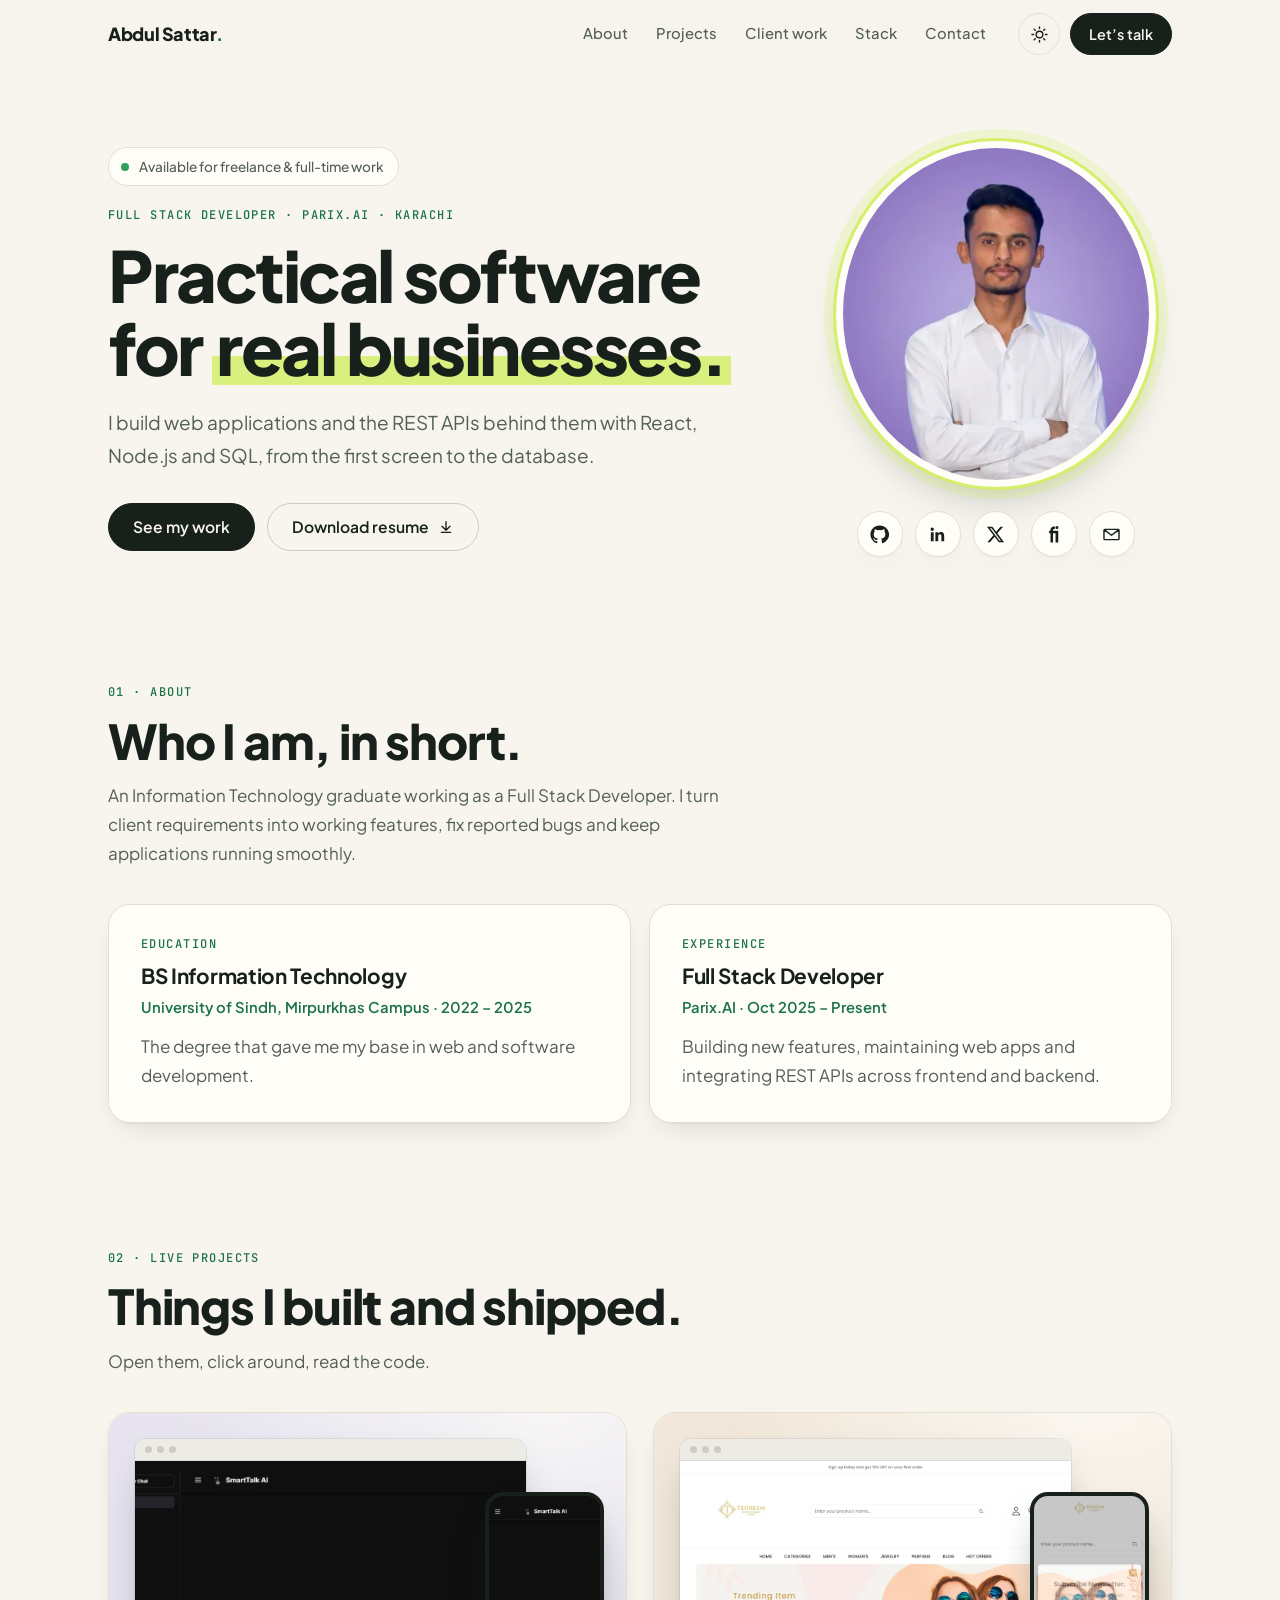
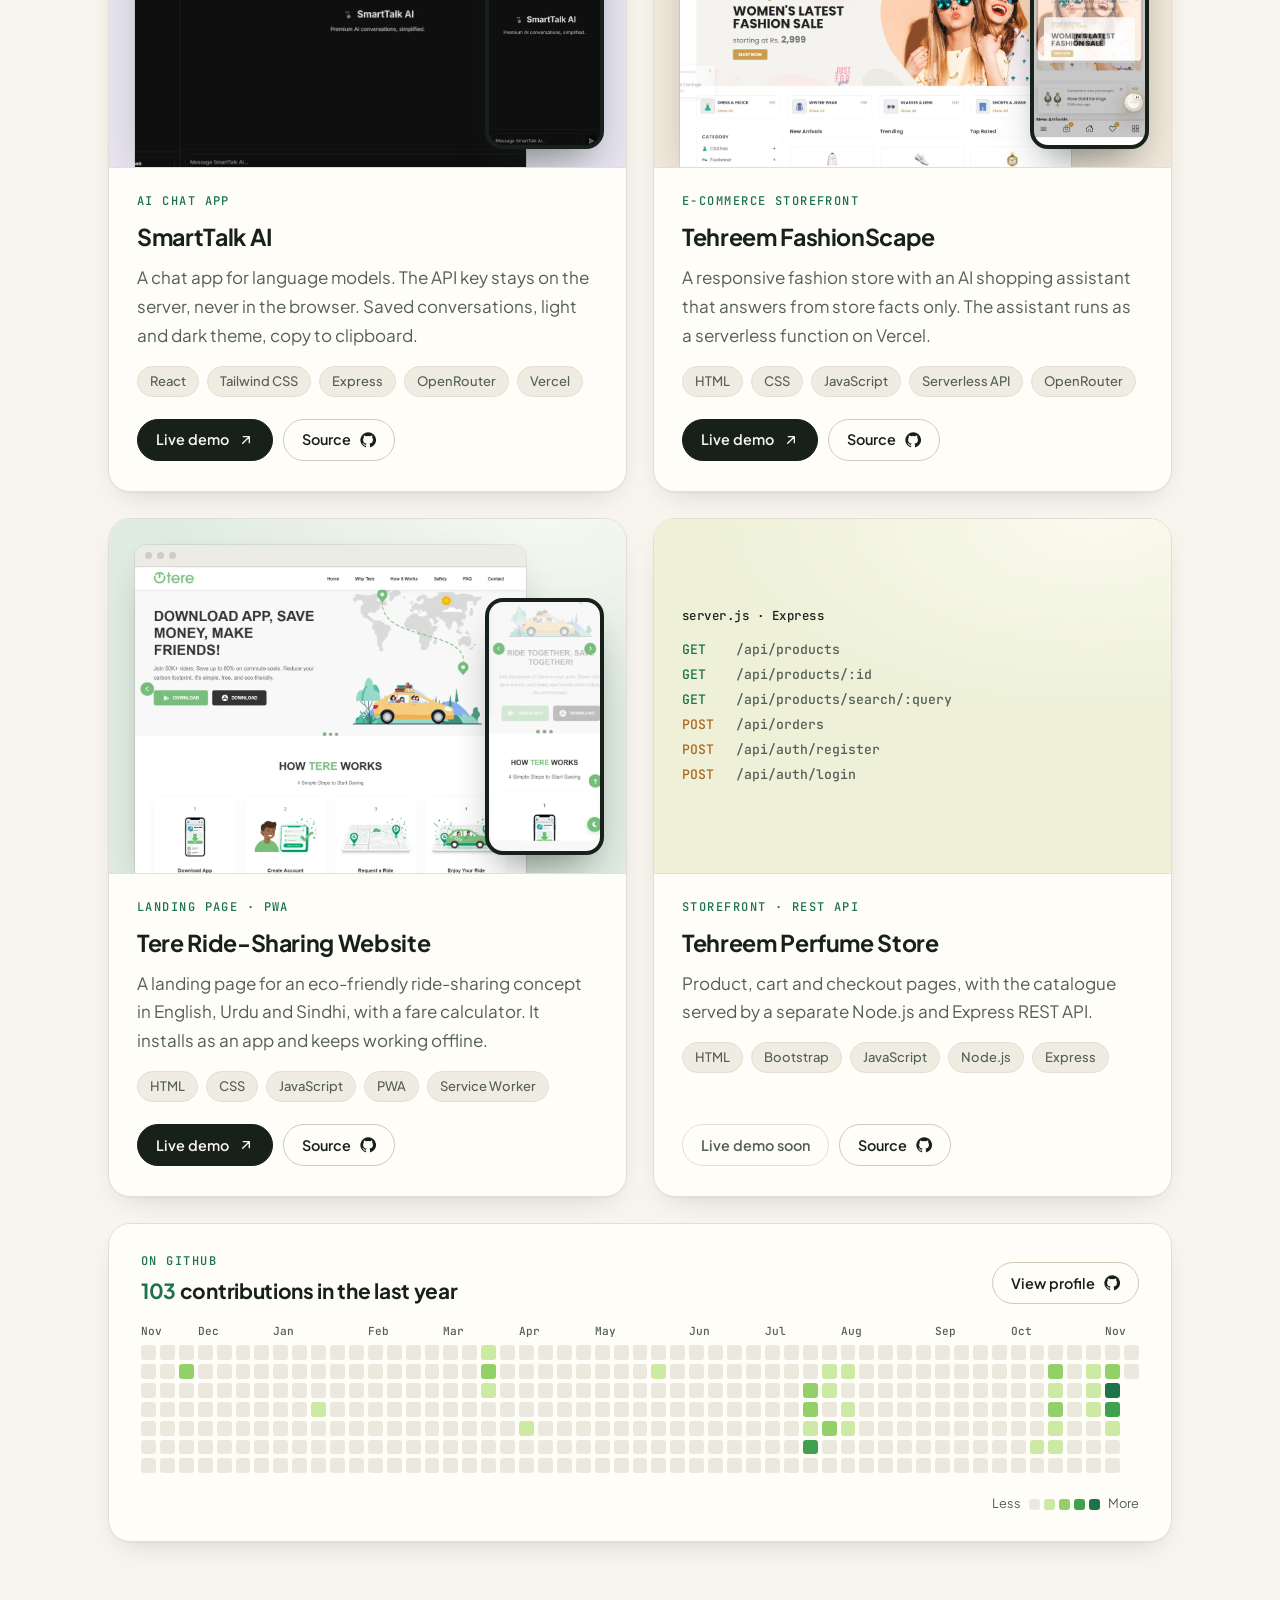
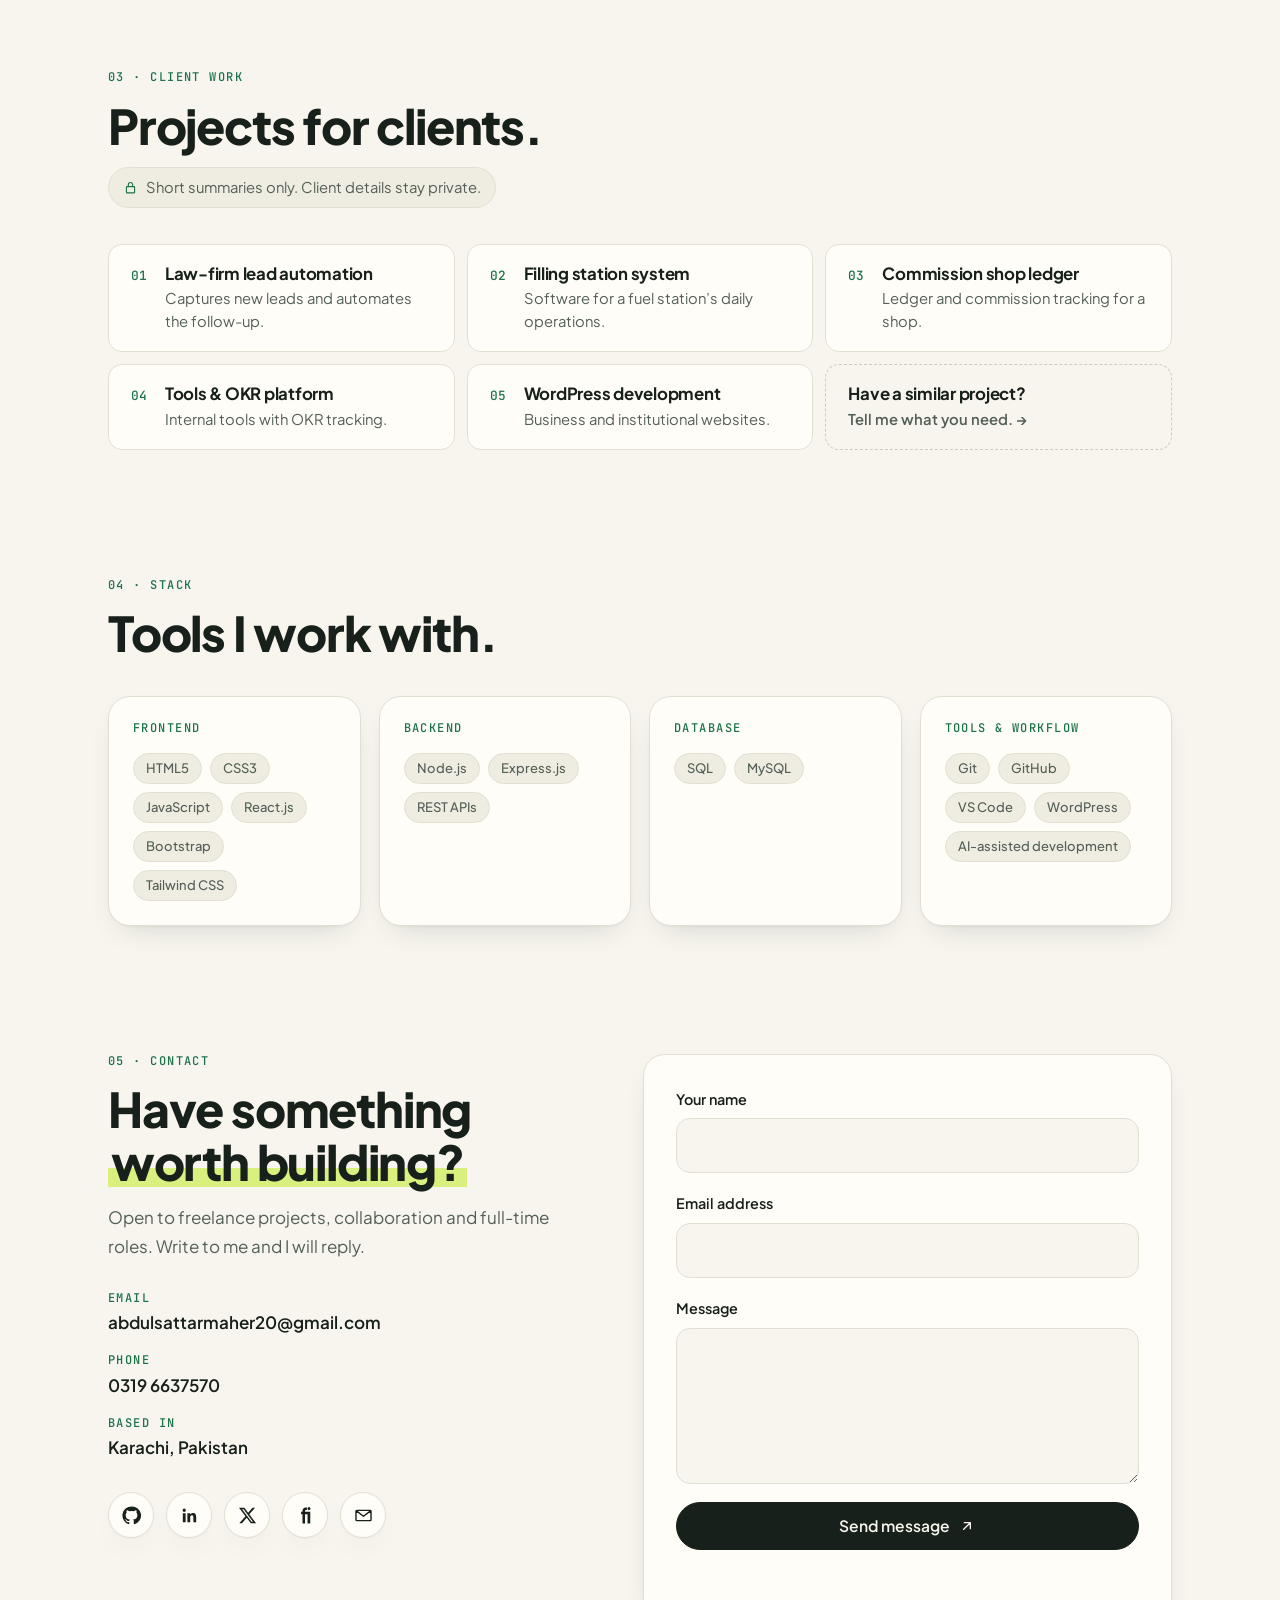
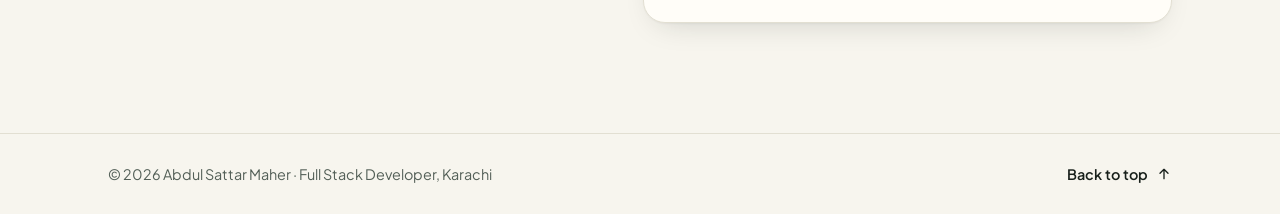
<file: index.html>
<!doctype html>
<html lang="en">
  <head>
    <meta charset="utf-8">
    <meta name="viewport" content="width=device-width, initial-scale=1, viewport-fit=cover">
    <title>Abdul Sattar Maher — Full Stack Developer</title>
    <meta name="description" content="Abdul Sattar Maher, Full Stack Developer at Parix.AI in Karachi. I build web applications and the REST APIs behind them with React, Node.js and SQL.">
    <meta name="author" content="Abdul Sattar Maher">
    <meta name="theme-color" content="#f7f5ee" media="(prefers-color-scheme: light)">
    <meta name="theme-color" content="#1b231e" media="(prefers-color-scheme: dark)">

    <!-- Site address (used for link previews). Change all 4 if the domain changes. -->
    <link rel="canonical" href="https://abdulsattarmaher.vercel.app/">
    <meta property="og:type" content="website">
    <meta property="og:url" content="https://abdulsattarmaher.vercel.app/">
    <meta property="og:title" content="Abdul Sattar Maher — Full Stack Developer">
    <meta property="og:description" content="Web applications and the REST APIs behind them, built with React, Node.js and SQL. Live projects, client work and contact.">
    <meta property="og:image" content="https://abdulsattarmaher.vercel.app/og-image.png">
    <meta property="og:image:width" content="1200">
    <meta property="og:image:height" content="630">
    <meta property="og:image:alt" content="Abdul Sattar Maher, Full Stack Developer">
    <meta name="twitter:card" content="summary_large_image">
    <meta name="twitter:site" content="@AbdulSattarMahe">
    <meta name="twitter:image" content="https://abdulsattarmaher.vercel.app/og-image.png">
    <link rel="icon" type="image/svg+xml" href="favicon.svg">

    <!-- Apply the saved theme before first paint, so there is no flash -->
    <script>
      document.documentElement.classList.add("js");
      try { var t = localStorage.getItem("theme"); if (t === "light" || t === "dark") document.documentElement.dataset.theme = t; } catch (e) {}
      // If script.js fails to load or errors, drop the hidden "reveal" state so all content shows
      setTimeout(function () { if (!window.__portfolioReady) document.documentElement.classList.remove("js"); }, 3000);
    </script>

    <link rel="preconnect" href="https://fonts.googleapis.com">
    <link rel="preconnect" href="https://fonts.gstatic.com" crossorigin>
    <link rel="stylesheet" href="https://fonts.googleapis.com/css2?family=JetBrains+Mono:wght@500&family=Plus+Jakarta+Sans:wght@400;500;600;700;800&display=swap">
    <link rel="preload" as="image" type="image/webp" href="abdulsattarmaher-400.webp" imagesrcset="abdulsattarmaher-400.webp 400w, abdulsattarmaher-680.webp 680w" imagesizes="(max-width: 860px) 260px, 320px">
    <link rel="stylesheet" href="styles.css">
    <script src="script.js" defer></script>

    <script type="application/ld+json">
      {
        "@context": "https://schema.org",
        "@type": "Person",
        "name": "Abdul Sattar Maher",
        "jobTitle": "Full Stack Developer",
        "worksFor": { "@type": "Organization", "name": "Parix.AI" },
        "alumniOf": { "@type": "CollegeOrUniversity", "name": "University of Sindh, Mirpurkhas Campus" },
        "address": { "@type": "PostalAddress", "addressLocality": "Karachi", "addressCountry": "PK" },
        "email": "mailto:abdulsattarmaher20@gmail.com",
        "sameAs": [
          "https://github.com/Abdulsattar02",
          "https://www.linkedin.com/in/abdul-sattar-1321a5242/",
          "https://x.com/AbdulSattarMahe",
          "https://www.fiverr.com/abdulsattar955"
        ]
      }
    </script>
  </head>

  <body>
    <a class="skip-link" href="#main">Skip to content</a>

    <!-- SVG icons, defined once and reused with <use> -->
    <svg width="0" height="0" class="sr-only" aria-hidden="true" focusable="false">
      <symbol id="i-github" viewBox="0 0 24 24"><path fill="currentColor" d="M12 .5a11.5 11.5 0 0 0-3.64 22.41c.58.1.79-.25.79-.56v-2c-3.2.7-3.88-1.37-3.88-1.37-.52-1.33-1.28-1.69-1.28-1.69-1.05-.71.08-.7.08-.7 1.16.08 1.77 1.19 1.77 1.19 1.03 1.77 2.7 1.26 3.36.96.1-.75.4-1.26.73-1.55-2.55-.29-5.24-1.28-5.24-5.68 0-1.26.45-2.28 1.19-3.09-.12-.29-.52-1.46.11-3.05 0 0 .97-.31 3.17 1.18a11 11 0 0 1 5.77 0c2.2-1.49 3.17-1.18 3.17-1.18.63 1.59.23 2.76.11 3.05.74.81 1.19 1.83 1.19 3.09 0 4.41-2.69 5.38-5.26 5.67.41.36.78 1.06.78 2.14v3.17c0 .31.21.67.8.56A11.5 11.5 0 0 0 12 .5Z"/></symbol>
      <symbol id="i-linkedin" viewBox="0 0 24 24"><path fill="currentColor" d="M20.45 20.45h-3.56v-5.57c0-1.33-.02-3.04-1.85-3.04-1.86 0-2.14 1.45-2.14 2.94v5.67H9.35V9h3.41v1.56h.05c.48-.9 1.64-1.85 3.37-1.85 3.6 0 4.27 2.37 4.27 5.46v6.28ZM5.34 7.43a2.06 2.06 0 1 1 0-4.13 2.06 2.06 0 0 1 0 4.13ZM7.12 20.45H3.56V9h3.56v11.45Z"/></symbol>
      <symbol id="i-x" viewBox="0 0 24 24"><path fill="currentColor" d="M18.24 2.25h3.31l-7.23 8.26 8.5 11.24h-6.65l-5.21-6.82-5.97 6.82H1.68l7.73-8.84L1.25 2.25h6.83l4.71 6.23 5.45-6.23Zm-1.16 17.52h1.83L7.08 4.13H5.12l11.96 15.64Z"/></symbol>
      <symbol id="i-fiverr" viewBox="0 0 24 24"><path fill="currentColor" d="M13.6 7.2h-2.2V6.5c0-.86.6-1.37 1.37-1.37h1.04V2h-1.3C9.9 2 8.2 3.66 8.2 6.33v.87H6.4v3.08h1.8V22h3.2V10.28h3.2V22H18V7.2h-4.4Zm2.8-2.13a1.9 1.9 0 1 0 0-3.8 1.9 1.9 0 0 0 0 3.8Z"/></symbol>
      <symbol id="i-mail" viewBox="0 0 24 24"><path fill="none" stroke="currentColor" stroke-width="1.8" stroke-linecap="round" stroke-linejoin="round" d="M3.5 5.5h17a1 1 0 0 1 1 1v11a1 1 0 0 1-1 1h-17a1 1 0 0 1-1-1v-11a1 1 0 0 1 1-1Zm0 1 8.5 6.5 8.5-6.5"/></symbol>
      <symbol id="i-sun" viewBox="0 0 24 24"><g fill="none" stroke="currentColor" stroke-width="1.8" stroke-linecap="round"><circle cx="12" cy="12" r="4.2"/><path d="M12 2.5v2M12 19.5v2M2.5 12h2M19.5 12h2M5.3 5.3l1.4 1.4M17.3 17.3l1.4 1.4M5.3 18.7l1.4-1.4M17.3 6.7l1.4-1.4"/></g></symbol>
      <symbol id="i-moon" viewBox="0 0 24 24"><path fill="none" stroke="currentColor" stroke-width="1.8" stroke-linejoin="round" d="M20 14.6A8.5 8.5 0 0 1 9.4 4a8.5 8.5 0 1 0 10.6 10.6Z"/></symbol>
      <symbol id="i-arrow" viewBox="0 0 24 24"><path fill="none" stroke="currentColor" stroke-width="2" stroke-linecap="round" stroke-linejoin="round" d="M7 17 17 7M8 7h9v9"/></symbol>
      <symbol id="i-down" viewBox="0 0 24 24"><path fill="none" stroke="currentColor" stroke-width="2" stroke-linecap="round" stroke-linejoin="round" d="M12 4v13m-6-6 6 6 6-6M5 20h14"/></symbol>
      <symbol id="i-up" viewBox="0 0 24 24"><path fill="none" stroke="currentColor" stroke-width="2" stroke-linecap="round" stroke-linejoin="round" d="M12 19V5m-6 6 6-6 6 6"/></symbol>
      <symbol id="i-lock" viewBox="0 0 24 24"><path fill="none" stroke="currentColor" stroke-width="1.8" stroke-linecap="round" stroke-linejoin="round" d="M6.5 10.5h11a1 1 0 0 1 1 1v8a1 1 0 0 1-1 1h-11a1 1 0 0 1-1-1v-8a1 1 0 0 1 1-1Zm2-0V7.5a3.5 3.5 0 0 1 7 0v3"/></symbol>
    </svg>

    <!-- ============ NAV ============ -->
    <header class="site-header">
      <nav class="nav wrap" aria-label="Main">
        <a class="logo" href="#top" aria-label="Abdul Sattar Maher, back to top">Abdul Sattar<span class="logo-dot">.</span></a>

        <ul class="nav-links" id="nav-links">
          <li><a href="#about">About</a></li>
          <li><a href="#projects">Projects</a></li>
          <li><a href="#client-work">Client work</a></li>
          <li><a href="#stack">Stack</a></li>
          <li><a href="#contact">Contact</a></li>
        </ul>

        <div class="nav-actions">
          <button class="icon-toggle" id="theme-toggle" type="button" aria-label="Switch to dark theme">
            <svg class="icon-sun" aria-hidden="true"><use href="#i-sun"/></svg>
            <svg class="icon-moon" aria-hidden="true"><use href="#i-moon"/></svg>
          </button>
          <a class="btn btn-ink btn-sm nav-cta" href="#contact">Let’s talk</a>
          <button class="menu-toggle" id="menu-toggle" type="button" aria-label="Open menu" aria-expanded="false" aria-controls="nav-links">
            <span></span><span></span>
          </button>
        </div>
      </nav>
    </header>

    <main id="main">
      <!-- ============ HERO ============ -->
      <section class="hero wrap" id="top" aria-labelledby="hero-title">
        <div class="hero-copy">
          <!-- OPTIONAL: delete this <p> if you are not looking for work right now -->
          <p class="badge reveal"><span class="badge-dot" aria-hidden="true"></span>Available for freelance &amp; full-time work</p>

          <p class="eyebrow reveal" style="--i:1">Full Stack Developer · Parix.AI · Karachi</p>
          <h1 id="hero-title" class="reveal" style="--i:2">Practical software for <span class="hl">real businesses.</span></h1>
          <p class="lede reveal" style="--i:3">
            I build web applications and the REST APIs behind them with React, Node.js and SQL,
            from the first screen to the database.
          </p>
          <div class="actions reveal" style="--i:4">
            <a class="btn btn-ink" href="#projects">See my work</a>
            <a class="btn btn-line" href="Abdul_Sattar_Maher_CV.pdf" download="Abdul_Sattar_Maher_CV.pdf" type="application/pdf">
              Download resume <svg class="btn-icon" aria-hidden="true"><use href="#i-down"/></svg>
            </a>
          </div>
        </div>

        <!-- Nothing is layered over the photo, so the face is always clear -->
        <div class="hero-photo reveal" style="--i:2">
          <div class="portrait">
            <picture>
              <source type="image/webp" srcset="abdulsattarmaher-400.webp 400w, abdulsattarmaher-680.webp 680w" sizes="(max-width: 860px) 260px, 320px">
              <img src="abdulsattarmaher.jpg" width="811" height="879" alt="Portrait of Abdul Sattar Maher" fetchpriority="high" decoding="async">
            </picture>
          </div>

          <ul class="socials" aria-label="Find me online">
            <li><a href="https://github.com/Abdulsattar02" target="_blank" rel="noopener noreferrer" aria-label="GitHub (opens in a new tab)" title="GitHub"><svg aria-hidden="true"><use href="#i-github"/></svg></a></li>
            <li><a href="https://www.linkedin.com/in/abdul-sattar-1321a5242/" target="_blank" rel="noopener noreferrer" aria-label="LinkedIn (opens in a new tab)" title="LinkedIn"><svg aria-hidden="true"><use href="#i-linkedin"/></svg></a></li>
            <li><a href="https://x.com/AbdulSattarMahe" target="_blank" rel="noopener noreferrer" aria-label="X (opens in a new tab)" title="X"><svg aria-hidden="true"><use href="#i-x"/></svg></a></li>
            <li><a href="https://www.fiverr.com/abdulsattar955" target="_blank" rel="noopener noreferrer" aria-label="Fiverr (opens in a new tab)" title="Fiverr"><svg aria-hidden="true"><use href="#i-fiverr"/></svg></a></li>
            <li><a href="mailto:abdulsattarmaher20@gmail.com" aria-label="Email abdulsattarmaher20@gmail.com" title="Email"><svg aria-hidden="true"><use href="#i-mail"/></svg></a></li>
          </ul>
        </div>
      </section>

      <!-- ============ ABOUT + QUALIFICATION ============ -->
      <section class="section wrap" id="about" aria-labelledby="about-title">
        <div class="section-head">
          <p class="eyebrow reveal">01 · About</p>
          <h2 id="about-title" class="reveal" style="--i:1">Who I am, in short.</h2>
          <p class="section-sub reveal" style="--i:2">
            An Information Technology graduate working as a Full Stack Developer. I turn client
            requirements into working features, fix reported bugs and keep applications running smoothly.
          </p>
        </div>

        <div class="qual-grid">
          <article class="card qual reveal" aria-labelledby="edu-title">
            <p class="label">Education</p>
            <h3 id="edu-title">BS Information Technology</h3>
            <p class="meta">University of Sindh, Mirpurkhas Campus · 2022 – 2025</p>
            <p>The degree that gave me my base in web and software development.</p>
          </article>
          <article class="card qual reveal" style="--i:1" aria-labelledby="exp-title">
            <p class="label">Experience</p>
            <h3 id="exp-title">Full Stack Developer</h3>
            <p class="meta">Parix.AI · Oct 2025 – Present</p>
            <p>Building new features, maintaining web apps and integrating REST APIs across frontend and backend.</p>
          </article>
        </div>
      </section>

      <!-- ============ LIVE PROJECTS ============ -->
      <section class="section wrap" id="projects" aria-labelledby="projects-title">
        <div class="section-head">
          <p class="eyebrow reveal">02 · Live projects</p>
          <h2 id="projects-title" class="reveal" style="--i:1">Things I built and shipped.</h2>
          <p class="section-sub reveal" style="--i:2">Open them, click around, read the code.</p>
        </div>

        <div class="project-grid">
          <!-- SmartTalk AI -->
          <article class="card project reveal" aria-labelledby="p1-title">
            <a class="project-media" style="--tint:var(--tint-1)" href="https://smart-talk-ai-brown.vercel.app/" target="_blank" rel="noopener noreferrer" tabindex="-1" aria-hidden="true">
              <span class="shot-desk"><span class="shot-bar"><i></i><i></i><i></i></span><img src="assets/projects/smarttalk-desktop.webp" width="1100" height="688" alt="" loading="lazy" decoding="async"></span>
              <span class="shot-phone"><img src="assets/projects/smarttalk-mobile.webp" width="340" height="736" alt="" loading="lazy" decoding="async"></span>
            </a>
            <div class="project-body">
              <p class="label">AI chat app</p>
              <h3 id="p1-title">SmartTalk AI</h3>
              <p>A chat app for language models. The API key stays on the server, never in the browser. Saved conversations, light and dark theme, copy to clipboard.</p>
              <ul class="tags" aria-label="Built with">
                <li>React</li><li>Tailwind CSS</li><li>Express</li><li>OpenRouter</li><li>Vercel</li>
              </ul>
              <div class="project-links">
                <a class="btn btn-ink btn-sm" href="https://smart-talk-ai-brown.vercel.app/" target="_blank" rel="noopener noreferrer">Live demo <svg class="btn-icon" aria-hidden="true"><use href="#i-arrow"/></svg><span class="sr-only">of SmartTalk AI (opens in a new tab)</span></a>
                <a class="btn btn-line btn-sm" href="https://github.com/Abdulsattar02/SmartTalkAI" target="_blank" rel="noopener noreferrer">Source <svg class="btn-icon" aria-hidden="true"><use href="#i-github"/></svg><span class="sr-only">code of SmartTalk AI (opens in a new tab)</span></a>
              </div>
            </div>
          </article>

          <!-- Tehreem FashionScape -->
          <article class="card project reveal" style="--i:1" aria-labelledby="p2-title">
            <a class="project-media" style="--tint:var(--tint-2)" href="https://tehreem-fashionscape-e-commerce.vercel.app/" target="_blank" rel="noopener noreferrer" tabindex="-1" aria-hidden="true">
              <span class="shot-desk is-tall"><span class="shot-bar"><i></i><i></i><i></i></span><img src="assets/projects/fashion-desktop.webp" width="1100" height="1910" alt="" loading="lazy" decoding="async"></span>
              <span class="shot-phone"><img src="assets/projects/fashion-mobile.webp" width="340" height="736" alt="" loading="lazy" decoding="async"></span>
            </a>
            <div class="project-body">
              <p class="label">E-commerce storefront</p>
              <h3 id="p2-title">Tehreem FashionScape</h3>
              <p>A responsive fashion store with an AI shopping assistant that answers from store facts only. The assistant runs as a serverless function on Vercel.</p>
              <ul class="tags" aria-label="Built with">
                <li>HTML</li><li>CSS</li><li>JavaScript</li><li>Serverless API</li><li>OpenRouter</li>
              </ul>
              <div class="project-links">
                <a class="btn btn-ink btn-sm" href="https://tehreem-fashionscape-e-commerce.vercel.app/" target="_blank" rel="noopener noreferrer">Live demo <svg class="btn-icon" aria-hidden="true"><use href="#i-arrow"/></svg><span class="sr-only">of Tehreem FashionScape (opens in a new tab)</span></a>
                <a class="btn btn-line btn-sm" href="https://github.com/Abdulsattar02/tehreem-fashionscape-e-commerce" target="_blank" rel="noopener noreferrer">Source <svg class="btn-icon" aria-hidden="true"><use href="#i-github"/></svg><span class="sr-only">code of Tehreem FashionScape (opens in a new tab)</span></a>
              </div>
            </div>
          </article>

          <!-- Tere -->
          <article class="card project reveal" aria-labelledby="p3-title">
            <a class="project-media" style="--tint:var(--tint-3)" href="https://tereweb1.vercel.app/" target="_blank" rel="noopener noreferrer" tabindex="-1" aria-hidden="true">
              <span class="shot-desk is-tall"><span class="shot-bar"><i></i><i></i><i></i></span><img src="assets/projects/tere-desktop.webp" width="1100" height="1795" alt="" loading="lazy" decoding="async"></span>
              <span class="shot-phone"><img src="assets/projects/tere-mobile.webp" width="340" height="736" alt="" loading="lazy" decoding="async"></span>
            </a>
            <div class="project-body">
              <p class="label">Landing page · PWA</p>
              <h3 id="p3-title">Tere Ride-Sharing Website</h3>
              <p>A landing page for an eco-friendly ride-sharing concept in English, Urdu and Sindhi, with a fare calculator. It installs as an app and keeps working offline.</p>
              <ul class="tags" aria-label="Built with">
                <li>HTML</li><li>CSS</li><li>JavaScript</li><li>PWA</li><li>Service Worker</li>
              </ul>
              <div class="project-links">
                <a class="btn btn-ink btn-sm" href="https://tereweb1.vercel.app/" target="_blank" rel="noopener noreferrer">Live demo <svg class="btn-icon" aria-hidden="true"><use href="#i-arrow"/></svg><span class="sr-only">of Tere Ride-Sharing Website (opens in a new tab)</span></a>
                <a class="btn btn-line btn-sm" href="https://github.com/Abdulsattar02/tereweb1" target="_blank" rel="noopener noreferrer">Source <svg class="btn-icon" aria-hidden="true"><use href="#i-github"/></svg><span class="sr-only">code of Tere Ride-Sharing Website (opens in a new tab)</span></a>
              </div>
            </div>
          </article>

          <!-- Tehreem Perfume Store -->
          <article class="card project reveal" style="--i:1" aria-labelledby="p4-title">
            <!-- No screenshot yet: this panel shows the store's real API routes instead.
                 [PLACEHOLDER] once it is deployed, you can swap this <div> for an <a class="project-media"> with a screenshot -->
            <div class="project-media api-panel" style="--tint:var(--tint-4)" aria-hidden="true">
              <p class="api-file">server.js · Express</p>
              <ul>
                <li><b>GET</b> /api/products</li>
                <li><b>GET</b> /api/products/:id</li>
                <li><b>GET</b> /api/products/search/:query</li>
                <li><b class="post">POST</b> /api/orders</li>
                <li><b class="post">POST</b> /api/auth/register</li>
                <li><b class="post">POST</b> /api/auth/login</li>
              </ul>
            </div>
            <div class="project-body">
              <p class="label">Storefront · REST API</p>
              <h3 id="p4-title">Tehreem Perfume Store</h3>
              <p>Product, cart and checkout pages, with the catalogue served by a separate Node.js and Express REST API.</p>
              <ul class="tags" aria-label="Built with">
                <li>HTML</li><li>Bootstrap</li><li>JavaScript</li><li>Node.js</li><li>Express</li>
              </ul>
              <div class="project-links">
                <!-- [PLACEHOLDER] live link: replace this <span> with
                     <a class="btn btn-ink btn-sm" href="YOUR-LIVE-URL" target="_blank" rel="noopener noreferrer">Live demo …</a> -->
                <span class="btn btn-sm btn-muted" aria-disabled="true">Live demo soon</span>
                <a class="btn btn-line btn-sm" href="https://github.com/Abdulsattar02/tehreem-perfume-store" target="_blank" rel="noopener noreferrer">Source <svg class="btn-icon" aria-hidden="true"><use href="#i-github"/></svg><span class="sr-only">code of Tehreem Perfume Store (opens in a new tab)</span></a>
              </div>
            </div>
          </article>
        </div>
        <!-- GitHub activity: snapshot from github.com/Abdulsattar02 (2026-11-09); script.js refreshes it live -->
        <div class="card gh reveal" id="gh-activity">
          <div class="gh-head">
            <div>
              <p class="label">On GitHub</p>
              <h3><span id="gh-total">103</span> contributions in the last year</h3>
            </div>
            <a class="btn btn-line btn-sm" href="https://github.com/Abdulsattar02" target="_blank" rel="noopener noreferrer">View profile <svg class="btn-icon" aria-hidden="true"><use href="#i-github"/></svg><span class="sr-only">(opens in a new tab)</span></a>
          </div>
          <div class="gh-scroll" id="gh-scroll">
            <div class="gh-cal" id="gh-cal" style="--weeks:53">
              <div class="gh-months" id="gh-months" aria-hidden="true"><span style="grid-column:1">Nov</span><span style="grid-column:4">Dec</span><span style="grid-column:8">Jan</span><span style="grid-column:13">Feb</span><span style="grid-column:17">Mar</span><span style="grid-column:21">Apr</span><span style="grid-column:25">May</span><span style="grid-column:30">Jun</span><span style="grid-column:34">Jul</span><span style="grid-column:38">Aug</span><span style="grid-column:43">Sep</span><span style="grid-column:47">Oct</span><span style="grid-column:52">Nov</span></div>
              <div class="gh-grid" id="gh-grid" role="img" aria-label="GitHub contribution calendar: 103 contributions in the last year"><i class="l0" title="No contributions on 9 Nov 2025"></i><i class="l0" title="No contributions on 10 Nov 2025"></i><i class="l0" title="No contributions on 11 Nov 2025"></i><i class="l0" title="No contributions on 12 Nov 2025"></i><i class="l0" title="No contributions on 13 Nov 2025"></i><i class="l0" title="No contributions on 14 Nov 2025"></i><i class="l0" title="No contributions on 15 Nov 2025"></i><i class="l0" title="No contributions on 16 Nov 2025"></i><i class="l0" title="No contributions on 17 Nov 2025"></i><i class="l0" title="No contributions on 18 Nov 2025"></i><i class="l0" title="No contributions on 19 Nov 2025"></i><i class="l0" title="No contributions on 20 Nov 2025"></i><i class="l0" title="No contributions on 21 Nov 2025"></i><i class="l0" title="No contributions on 22 Nov 2025"></i><i class="l0" title="No contributions on 23 Nov 2025"></i><i class="l2" title="4 contributions on 24 Nov 2025"></i><i class="l0" title="No contributions on 25 Nov 2025"></i><i class="l0" title="No contributions on 26 Nov 2025"></i><i class="l0" title="No contributions on 27 Nov 2025"></i><i class="l0" title="No contributions on 28 Nov 2025"></i><i class="l0" title="No contributions on 29 Nov 2025"></i><i class="l0" title="No contributions on 30 Nov 2025"></i><i class="l0" title="No contributions on 1 Dec 2025"></i><i class="l0" title="No contributions on 2 Dec 2025"></i><i class="l0" title="No contributions on 3 Dec 2025"></i><i class="l0" title="No contributions on 4 Dec 2025"></i><i class="l0" title="No contributions on 5 Dec 2025"></i><i class="l0" title="No contributions on 6 Dec 2025"></i><i class="l0" title="No contributions on 7 Dec 2025"></i><i class="l0" title="No contributions on 8 Dec 2025"></i><i class="l0" title="No contributions on 9 Dec 2025"></i><i class="l0" title="No contributions on 10 Dec 2025"></i><i class="l0" title="No contributions on 11 Dec 2025"></i><i class="l0" title="No contributions on 12 Dec 2025"></i><i class="l0" title="No contributions on 13 Dec 2025"></i><i class="l0" title="No contributions on 14 Dec 2025"></i><i class="l0" title="No contributions on 15 Dec 2025"></i><i class="l0" title="No contributions on 16 Dec 2025"></i><i class="l0" title="No contributions on 17 Dec 2025"></i><i class="l0" title="No contributions on 18 Dec 2025"></i><i class="l0" title="No contributions on 19 Dec 2025"></i><i class="l0" title="No contributions on 20 Dec 2025"></i><i class="l0" title="No contributions on 21 Dec 2025"></i><i class="l0" title="No contributions on 22 Dec 2025"></i><i class="l0" title="No contributions on 23 Dec 2025"></i><i class="l0" title="No contributions on 24 Dec 2025"></i><i class="l0" title="No contributions on 25 Dec 2025"></i><i class="l0" title="No contributions on 26 Dec 2025"></i><i class="l0" title="No contributions on 27 Dec 2025"></i><i class="l0" title="No contributions on 28 Dec 2025"></i><i class="l0" title="No contributions on 29 Dec 2025"></i><i class="l0" title="No contributions on 30 Dec 2025"></i><i class="l0" title="No contributions on 31 Dec 2025"></i><i class="l0" title="No contributions on 1 Jan 2026"></i><i class="l0" title="No contributions on 2 Jan 2026"></i><i class="l0" title="No contributions on 3 Jan 2026"></i><i class="l0" title="No contributions on 4 Jan 2026"></i><i class="l0" title="No contributions on 5 Jan 2026"></i><i class="l0" title="No contributions on 6 Jan 2026"></i><i class="l0" title="No contributions on 7 Jan 2026"></i><i class="l0" title="No contributions on 8 Jan 2026"></i><i class="l0" title="No contributions on 9 Jan 2026"></i><i class="l0" title="No contributions on 10 Jan 2026"></i><i class="l0" title="No contributions on 11 Jan 2026"></i><i class="l0" title="No contributions on 12 Jan 2026"></i><i class="l0" title="No contributions on 13 Jan 2026"></i><i class="l1" title="2 contributions on 14 Jan 2026"></i><i class="l0" title="No contributions on 15 Jan 2026"></i><i class="l0" title="No contributions on 16 Jan 2026"></i><i class="l0" title="No contributions on 17 Jan 2026"></i><i class="l0" title="No contributions on 18 Jan 2026"></i><i class="l0" title="No contributions on 19 Jan 2026"></i><i class="l0" title="No contributions on 20 Jan 2026"></i><i class="l0" title="No contributions on 21 Jan 2026"></i><i class="l0" title="No contributions on 22 Jan 2026"></i><i class="l0" title="No contributions on 23 Jan 2026"></i><i class="l0" title="No contributions on 24 Jan 2026"></i><i class="l0" title="No contributions on 25 Jan 2026"></i><i class="l0" title="No contributions on 26 Jan 2026"></i><i class="l0" title="No contributions on 27 Jan 2026"></i><i class="l0" title="No contributions on 28 Jan 2026"></i><i class="l0" title="No contributions on 29 Jan 2026"></i><i class="l0" title="No contributions on 30 Jan 2026"></i><i class="l0" title="No contributions on 31 Jan 2026"></i><i class="l0" title="No contributions on 1 Feb 2026"></i><i class="l0" title="No contributions on 2 Feb 2026"></i><i class="l0" title="No contributions on 3 Feb 2026"></i><i class="l0" title="No contributions on 4 Feb 2026"></i><i class="l0" title="No contributions on 5 Feb 2026"></i><i class="l0" title="No contributions on 6 Feb 2026"></i><i class="l0" title="No contributions on 7 Feb 2026"></i><i class="l0" title="No contributions on 8 Feb 2026"></i><i class="l0" title="No contributions on 9 Feb 2026"></i><i class="l0" title="No contributions on 10 Feb 2026"></i><i class="l0" title="No contributions on 11 Feb 2026"></i><i class="l0" title="No contributions on 12 Feb 2026"></i><i class="l0" title="No contributions on 13 Feb 2026"></i><i class="l0" title="No contributions on 14 Feb 2026"></i><i class="l0" title="No contributions on 15 Feb 2026"></i><i class="l0" title="No contributions on 16 Feb 2026"></i><i class="l0" title="No contributions on 17 Feb 2026"></i><i class="l0" title="No contributions on 18 Feb 2026"></i><i class="l0" title="No contributions on 19 Feb 2026"></i><i class="l0" title="No contributions on 20 Feb 2026"></i><i class="l0" title="No contributions on 21 Feb 2026"></i><i class="l0" title="No contributions on 22 Feb 2026"></i><i class="l0" title="No contributions on 23 Feb 2026"></i><i class="l0" title="No contributions on 24 Feb 2026"></i><i class="l0" title="No contributions on 25 Feb 2026"></i><i class="l0" title="No contributions on 26 Feb 2026"></i><i class="l0" title="No contributions on 27 Feb 2026"></i><i class="l0" title="No contributions on 28 Feb 2026"></i><i class="l0" title="No contributions on 1 Mar 2026"></i><i class="l0" title="No contributions on 2 Mar 2026"></i><i class="l0" title="No contributions on 3 Mar 2026"></i><i class="l0" title="No contributions on 4 Mar 2026"></i><i class="l0" title="No contributions on 5 Mar 2026"></i><i class="l0" title="No contributions on 6 Mar 2026"></i><i class="l0" title="No contributions on 7 Mar 2026"></i><i class="l0" title="No contributions on 8 Mar 2026"></i><i class="l0" title="No contributions on 9 Mar 2026"></i><i class="l0" title="No contributions on 10 Mar 2026"></i><i class="l0" title="No contributions on 11 Mar 2026"></i><i class="l0" title="No contributions on 12 Mar 2026"></i><i class="l0" title="No contributions on 13 Mar 2026"></i><i class="l0" title="No contributions on 14 Mar 2026"></i><i class="l1" title="2 contributions on 15 Mar 2026"></i><i class="l2" title="7 contributions on 16 Mar 2026"></i><i class="l1" title="1 contribution on 17 Mar 2026"></i><i class="l0" title="No contributions on 18 Mar 2026"></i><i class="l0" title="No contributions on 19 Mar 2026"></i><i class="l0" title="No contributions on 20 Mar 2026"></i><i class="l0" title="No contributions on 21 Mar 2026"></i><i class="l0" title="No contributions on 22 Mar 2026"></i><i class="l0" title="No contributions on 23 Mar 2026"></i><i class="l0" title="No contributions on 24 Mar 2026"></i><i class="l0" title="No contributions on 25 Mar 2026"></i><i class="l0" title="No contributions on 26 Mar 2026"></i><i class="l0" title="No contributions on 27 Mar 2026"></i><i class="l0" title="No contributions on 28 Mar 2026"></i><i class="l0" title="No contributions on 29 Mar 2026"></i><i class="l0" title="No contributions on 30 Mar 2026"></i><i class="l0" title="No contributions on 31 Mar 2026"></i><i class="l0" title="No contributions on 1 Apr 2026"></i><i class="l1" title="2 contributions on 2 Apr 2026"></i><i class="l0" title="No contributions on 3 Apr 2026"></i><i class="l0" title="No contributions on 4 Apr 2026"></i><i class="l0" title="No contributions on 5 Apr 2026"></i><i class="l0" title="No contributions on 6 Apr 2026"></i><i class="l0" title="No contributions on 7 Apr 2026"></i><i class="l0" title="No contributions on 8 Apr 2026"></i><i class="l0" title="No contributions on 9 Apr 2026"></i><i class="l0" title="No contributions on 10 Apr 2026"></i><i class="l0" title="No contributions on 11 Apr 2026"></i><i class="l0" title="No contributions on 12 Apr 2026"></i><i class="l0" title="No contributions on 13 Apr 2026"></i><i class="l0" title="No contributions on 14 Apr 2026"></i><i class="l0" title="No contributions on 15 Apr 2026"></i><i class="l0" title="No contributions on 16 Apr 2026"></i><i class="l0" title="No contributions on 17 Apr 2026"></i><i class="l0" title="No contributions on 18 Apr 2026"></i><i class="l0" title="No contributions on 19 Apr 2026"></i><i class="l0" title="No contributions on 20 Apr 2026"></i><i class="l0" title="No contributions on 21 Apr 2026"></i><i class="l0" title="No contributions on 22 Apr 2026"></i><i class="l0" title="No contributions on 23 Apr 2026"></i><i class="l0" title="No contributions on 24 Apr 2026"></i><i class="l0" title="No contributions on 25 Apr 2026"></i><i class="l0" title="No contributions on 26 Apr 2026"></i><i class="l0" title="No contributions on 27 Apr 2026"></i><i class="l0" title="No contributions on 28 Apr 2026"></i><i class="l0" title="No contributions on 29 Apr 2026"></i><i class="l0" title="No contributions on 30 Apr 2026"></i><i class="l0" title="No contributions on 1 May 2026"></i><i class="l0" title="No contributions on 2 May 2026"></i><i class="l0" title="No contributions on 3 May 2026"></i><i class="l0" title="No contributions on 4 May 2026"></i><i class="l0" title="No contributions on 5 May 2026"></i><i class="l0" title="No contributions on 6 May 2026"></i><i class="l0" title="No contributions on 7 May 2026"></i><i class="l0" title="No contributions on 8 May 2026"></i><i class="l0" title="No contributions on 9 May 2026"></i><i class="l0" title="No contributions on 10 May 2026"></i><i class="l0" title="No contributions on 11 May 2026"></i><i class="l0" title="No contributions on 12 May 2026"></i><i class="l0" title="No contributions on 13 May 2026"></i><i class="l0" title="No contributions on 14 May 2026"></i><i class="l0" title="No contributions on 15 May 2026"></i><i class="l0" title="No contributions on 16 May 2026"></i><i class="l0" title="No contributions on 17 May 2026"></i><i class="l1" title="1 contribution on 18 May 2026"></i><i class="l0" title="No contributions on 19 May 2026"></i><i class="l0" title="No contributions on 20 May 2026"></i><i class="l0" title="No contributions on 21 May 2026"></i><i class="l0" title="No contributions on 22 May 2026"></i><i class="l0" title="No contributions on 23 May 2026"></i><i class="l0" title="No contributions on 24 May 2026"></i><i class="l0" title="No contributions on 25 May 2026"></i><i class="l0" title="No contributions on 26 May 2026"></i><i class="l0" title="No contributions on 27 May 2026"></i><i class="l0" title="No contributions on 28 May 2026"></i><i class="l0" title="No contributions on 29 May 2026"></i><i class="l0" title="No contributions on 30 May 2026"></i><i class="l0" title="No contributions on 31 May 2026"></i><i class="l0" title="No contributions on 1 Jun 2026"></i><i class="l0" title="No contributions on 2 Jun 2026"></i><i class="l0" title="No contributions on 3 Jun 2026"></i><i class="l0" title="No contributions on 4 Jun 2026"></i><i class="l0" title="No contributions on 5 Jun 2026"></i><i class="l0" title="No contributions on 6 Jun 2026"></i><i class="l0" title="No contributions on 7 Jun 2026"></i><i class="l0" title="No contributions on 8 Jun 2026"></i><i class="l0" title="No contributions on 9 Jun 2026"></i><i class="l0" title="No contributions on 10 Jun 2026"></i><i class="l0" title="No contributions on 11 Jun 2026"></i><i class="l0" title="No contributions on 12 Jun 2026"></i><i class="l0" title="No contributions on 13 Jun 2026"></i><i class="l0" title="No contributions on 14 Jun 2026"></i><i class="l0" title="No contributions on 15 Jun 2026"></i><i class="l0" title="No contributions on 16 Jun 2026"></i><i class="l0" title="No contributions on 17 Jun 2026"></i><i class="l0" title="No contributions on 18 Jun 2026"></i><i class="l0" title="No contributions on 19 Jun 2026"></i><i class="l0" title="No contributions on 20 Jun 2026"></i><i class="l0" title="No contributions on 21 Jun 2026"></i><i class="l0" title="No contributions on 22 Jun 2026"></i><i class="l0" title="No contributions on 23 Jun 2026"></i><i class="l0" title="No contributions on 24 Jun 2026"></i><i class="l0" title="No contributions on 25 Jun 2026"></i><i class="l0" title="No contributions on 26 Jun 2026"></i><i class="l0" title="No contributions on 27 Jun 2026"></i><i class="l0" title="No contributions on 28 Jun 2026"></i><i class="l0" title="No contributions on 29 Jun 2026"></i><i class="l0" title="No contributions on 30 Jun 2026"></i><i class="l0" title="No contributions on 1 Jul 2026"></i><i class="l0" title="No contributions on 2 Jul 2026"></i><i class="l0" title="No contributions on 3 Jul 2026"></i><i class="l0" title="No contributions on 4 Jul 2026"></i><i class="l0" title="No contributions on 5 Jul 2026"></i><i class="l0" title="No contributions on 6 Jul 2026"></i><i class="l0" title="No contributions on 7 Jul 2026"></i><i class="l0" title="No contributions on 8 Jul 2026"></i><i class="l0" title="No contributions on 9 Jul 2026"></i><i class="l0" title="No contributions on 10 Jul 2026"></i><i class="l0" title="No contributions on 11 Jul 2026"></i><i class="l0" title="No contributions on 12 Jul 2026"></i><i class="l0" title="No contributions on 13 Jul 2026"></i><i class="l2" title="4 contributions on 14 Jul 2026"></i><i class="l2" title="6 contributions on 15 Jul 2026"></i><i class="l1" title="2 contributions on 16 Jul 2026"></i><i class="l3" title="8 contributions on 17 Jul 2026"></i><i class="l0" title="No contributions on 18 Jul 2026"></i><i class="l0" title="No contributions on 19 Jul 2026"></i><i class="l1" title="2 contributions on 20 Jul 2026"></i><i class="l1" title="2 contributions on 21 Jul 2026"></i><i class="l0" title="No contributions on 22 Jul 2026"></i><i class="l2" title="4 contributions on 23 Jul 2026"></i><i class="l0" title="No contributions on 24 Jul 2026"></i><i class="l0" title="No contributions on 25 Jul 2026"></i><i class="l0" title="No contributions on 26 Jul 2026"></i><i class="l1" title="2 contributions on 27 Jul 2026"></i><i class="l0" title="No contributions on 28 Jul 2026"></i><i class="l1" title="2 contributions on 29 Jul 2026"></i><i class="l1" title="1 contribution on 30 Jul 2026"></i><i class="l0" title="No contributions on 31 Jul 2026"></i><i class="l0" title="No contributions on 1 Aug 2026"></i><i class="l0" title="No contributions on 2 Aug 2026"></i><i class="l0" title="No contributions on 3 Aug 2026"></i><i class="l0" title="No contributions on 4 Aug 2026"></i><i class="l0" title="No contributions on 5 Aug 2026"></i><i class="l0" title="No contributions on 6 Aug 2026"></i><i class="l0" title="No contributions on 7 Aug 2026"></i><i class="l0" title="No contributions on 8 Aug 2026"></i><i class="l0" title="No contributions on 9 Aug 2026"></i><i class="l0" title="No contributions on 10 Aug 2026"></i><i class="l0" title="No contributions on 11 Aug 2026"></i><i class="l0" title="No contributions on 12 Aug 2026"></i><i class="l0" title="No contributions on 13 Aug 2026"></i><i class="l0" title="No contributions on 14 Aug 2026"></i><i class="l0" title="No contributions on 15 Aug 2026"></i><i class="l0" title="No contributions on 16 Aug 2026"></i><i class="l0" title="No contributions on 17 Aug 2026"></i><i class="l0" title="No contributions on 18 Aug 2026"></i><i class="l0" title="No contributions on 19 Aug 2026"></i><i class="l0" title="No contributions on 20 Aug 2026"></i><i class="l0" title="No contributions on 21 Aug 2026"></i><i class="l0" title="No contributions on 22 Aug 2026"></i><i class="l0" title="No contributions on 23 Aug 2026"></i><i class="l0" title="No contributions on 24 Aug 2026"></i><i class="l0" title="No contributions on 25 Aug 2026"></i><i class="l0" title="No contributions on 26 Aug 2026"></i><i class="l0" title="No contributions on 27 Aug 2026"></i><i class="l0" title="No contributions on 28 Aug 2026"></i><i class="l0" title="No contributions on 29 Aug 2026"></i><i class="l0" title="No contributions on 30 Aug 2026"></i><i class="l0" title="No contributions on 31 Aug 2026"></i><i class="l0" title="No contributions on 1 Sep 2026"></i><i class="l0" title="No contributions on 2 Sep 2026"></i><i class="l0" title="No contributions on 3 Sep 2026"></i><i class="l0" title="No contributions on 4 Sep 2026"></i><i class="l0" title="No contributions on 5 Sep 2026"></i><i class="l0" title="No contributions on 6 Sep 2026"></i><i class="l0" title="No contributions on 7 Sep 2026"></i><i class="l0" title="No contributions on 8 Sep 2026"></i><i class="l0" title="No contributions on 9 Sep 2026"></i><i class="l0" title="No contributions on 10 Sep 2026"></i><i class="l0" title="No contributions on 11 Sep 2026"></i><i class="l0" title="No contributions on 12 Sep 2026"></i><i class="l0" title="No contributions on 13 Sep 2026"></i><i class="l0" title="No contributions on 14 Sep 2026"></i><i class="l0" title="No contributions on 15 Sep 2026"></i><i class="l0" title="No contributions on 16 Sep 2026"></i><i class="l0" title="No contributions on 17 Sep 2026"></i><i class="l0" title="No contributions on 18 Sep 2026"></i><i class="l0" title="No contributions on 19 Sep 2026"></i><i class="l0" title="No contributions on 20 Sep 2026"></i><i class="l0" title="No contributions on 21 Sep 2026"></i><i class="l0" title="No contributions on 22 Sep 2026"></i><i class="l0" title="No contributions on 23 Sep 2026"></i><i class="l0" title="No contributions on 24 Sep 2026"></i><i class="l0" title="No contributions on 25 Sep 2026"></i><i class="l0" title="No contributions on 26 Sep 2026"></i><i class="l0" title="No contributions on 27 Sep 2026"></i><i class="l0" title="No contributions on 28 Sep 2026"></i><i class="l0" title="No contributions on 29 Sep 2026"></i><i class="l0" title="No contributions on 30 Sep 2026"></i><i class="l0" title="No contributions on 1 Oct 2026"></i><i class="l0" title="No contributions on 2 Oct 2026"></i><i class="l0" title="No contributions on 3 Oct 2026"></i><i class="l0" title="No contributions on 4 Oct 2026"></i><i class="l0" title="No contributions on 5 Oct 2026"></i><i class="l0" title="No contributions on 6 Oct 2026"></i><i class="l0" title="No contributions on 7 Oct 2026"></i><i class="l0" title="No contributions on 8 Oct 2026"></i><i class="l1" title="3 contributions on 9 Oct 2026"></i><i class="l0" title="No contributions on 10 Oct 2026"></i><i class="l0" title="No contributions on 11 Oct 2026"></i><i class="l2" title="4 contributions on 12 Oct 2026"></i><i class="l1" title="1 contribution on 13 Oct 2026"></i><i class="l2" title="4 contributions on 14 Oct 2026"></i><i class="l1" title="1 contribution on 15 Oct 2026"></i><i class="l1" title="1 contribution on 16 Oct 2026"></i><i class="l0" title="No contributions on 17 Oct 2026"></i><i class="l0" title="No contributions on 18 Oct 2026"></i><i class="l0" title="No contributions on 19 Oct 2026"></i><i class="l0" title="No contributions on 20 Oct 2026"></i><i class="l0" title="No contributions on 21 Oct 2026"></i><i class="l0" title="No contributions on 22 Oct 2026"></i><i class="l0" title="No contributions on 23 Oct 2026"></i><i class="l0" title="No contributions on 24 Oct 2026"></i><i class="l0" title="No contributions on 25 Oct 2026"></i><i class="l1" title="2 contributions on 26 Oct 2026"></i><i class="l1" title="2 contributions on 27 Oct 2026"></i><i class="l1" title="1 contribution on 28 Oct 2026"></i><i class="l0" title="No contributions on 29 Oct 2026"></i><i class="l0" title="No contributions on 30 Oct 2026"></i><i class="l0" title="No contributions on 31 Oct 2026"></i><i class="l0" title="No contributions on 1 Nov 2026"></i><i class="l2" title="5 contributions on 2 Nov 2026"></i><i class="l4" title="14 contributions on 3 Nov 2026"></i><i class="l3" title="10 contributions on 4 Nov 2026"></i><i class="l1" title="3 contributions on 5 Nov 2026"></i><i class="l0" title="No contributions on 6 Nov 2026"></i><i class="l0" title="No contributions on 7 Nov 2026"></i><i class="l0" title="No contributions on 8 Nov 2026"></i><i class="l0" title="No contributions on 9 Nov 2026"></i></div>
            </div>
          </div>
          <div class="gh-legend" aria-hidden="true">Less <i class="l0"></i><i class="l1"></i><i class="l2"></i><i class="l3"></i><i class="l4"></i> More</div>
        </div>
      </section>

      <!-- ============ CLIENT WORK ============ -->
      <section class="section wrap" id="client-work" aria-labelledby="client-title">
        <div class="section-head">
          <p class="eyebrow reveal">03 · Client work</p>
          <h2 id="client-title" class="reveal" style="--i:1">Projects for clients.</h2>
          <p class="private-note reveal" style="--i:2"><svg aria-hidden="true"><use href="#i-lock"/></svg>Short summaries only. Client details stay private.</p>
        </div>

        <ol class="client-list">
          <li class="client reveal"><span class="client-no">01</span><div><h3>Law-firm lead automation</h3><p>Captures new leads and automates the follow-up.</p></div></li>
          <li class="client reveal" style="--i:1"><span class="client-no">02</span><div><h3>Filling station system</h3><p>Software for a fuel station’s daily operations.</p></div></li>
          <li class="client reveal" style="--i:2"><span class="client-no">03</span><div><h3>Commission shop ledger</h3><p>Ledger and commission tracking for a shop.</p></div></li>
          <li class="client reveal"><span class="client-no">04</span><div><h3>Tools &amp; OKR platform</h3><p>Internal tools with OKR tracking.</p></div></li>
          <li class="client reveal" style="--i:1"><span class="client-no">05</span><div><h3>WordPress development</h3><p>Business and institutional websites.</p></div></li>
          <li class="client client-cta reveal" style="--i:2"><a href="#contact"><h3>Have a similar project?</h3><p>Tell me what you need. <span aria-hidden="true">→</span></p></a></li>
        </ol>
      </section>

      <!-- ============ STACK ============ -->
      <section class="section wrap" id="stack" aria-labelledby="stack-title">
        <div class="section-head">
          <p class="eyebrow reveal">04 · Stack</p>
          <h2 id="stack-title" class="reveal" style="--i:1">Tools I work with.</h2>
        </div>

        <div class="stack-grid">
          <div class="card stack reveal">
            <h3 class="label">Frontend</h3>
            <ul class="tags"><li>HTML5</li><li>CSS3</li><li>JavaScript</li><li>React.js</li><li>Bootstrap</li><li>Tailwind CSS</li></ul>
          </div>
          <div class="card stack reveal" style="--i:1">
            <h3 class="label">Backend</h3>
            <ul class="tags"><li>Node.js</li><li>Express.js</li><li>REST APIs</li></ul>
          </div>
          <div class="card stack reveal" style="--i:2">
            <h3 class="label">Database</h3>
            <ul class="tags"><li>SQL</li><li>MySQL</li></ul>
          </div>
          <div class="card stack reveal" style="--i:3">
            <h3 class="label">Tools &amp; workflow</h3>
            <ul class="tags"><li>Git</li><li>GitHub</li><li>VS Code</li><li>WordPress</li><li>AI-assisted development</li></ul>
          </div>
        </div>
      </section>

      <!-- ============ CONTACT ============ -->
      <section class="section wrap" id="contact" aria-labelledby="contact-title">
        <div class="contact-grid">
          <div class="contact-info">
            <p class="eyebrow reveal">05 · Contact</p>
            <h2 id="contact-title" class="reveal" style="--i:1">Have something <span class="hl">worth building?</span></h2>
            <p class="section-sub reveal" style="--i:2">Open to freelance projects, collaboration and full-time roles. Write to me and I will reply.</p>

            <ul class="contact-lines reveal" style="--i:3">
              <li><span class="label">Email</span><a href="mailto:abdulsattarmaher20@gmail.com">abdulsattarmaher20@gmail.com</a></li>
              <li><span class="label">Phone</span><a href="tel:+923196637570">0319 6637570</a></li>
              <li><span class="label">Based in</span><span>Karachi, Pakistan</span></li>
            </ul>

            <ul class="socials socials-left reveal" style="--i:4" aria-label="Find me online">
              <li><a href="https://github.com/Abdulsattar02" target="_blank" rel="noopener noreferrer" aria-label="GitHub (opens in a new tab)" title="GitHub"><svg aria-hidden="true"><use href="#i-github"/></svg></a></li>
              <li><a href="https://www.linkedin.com/in/abdul-sattar-1321a5242/" target="_blank" rel="noopener noreferrer" aria-label="LinkedIn (opens in a new tab)" title="LinkedIn"><svg aria-hidden="true"><use href="#i-linkedin"/></svg></a></li>
              <li><a href="https://x.com/AbdulSattarMahe" target="_blank" rel="noopener noreferrer" aria-label="X (opens in a new tab)" title="X"><svg aria-hidden="true"><use href="#i-x"/></svg></a></li>
              <li><a href="https://www.fiverr.com/abdulsattar955" target="_blank" rel="noopener noreferrer" aria-label="Fiverr (opens in a new tab)" title="Fiverr"><svg aria-hidden="true"><use href="#i-fiverr"/></svg></a></li>
              <li><a href="mailto:abdulsattarmaher20@gmail.com" aria-label="Email abdulsattarmaher20@gmail.com" title="Email"><svg aria-hidden="true"><use href="#i-mail"/></svg></a></li>
            </ul>
          </div>

          <!-- Contact form → Web3Forms → abdulsattarmaher20@gmail.com
               Works without JavaScript too (Web3Forms then shows its own thank-you page). -->
          <form class="card contact-form reveal" style="--i:2" id="contact-form" action="https://api.web3forms.com/submit" method="POST" novalidate>
            <!-- Web3Forms access key (public by design: it can only send mail to abdulsattarmaher20@gmail.com) -->
            <input type="hidden" name="access_key" value="021f3465-b510-4c94-a2b9-258c8d55dda8">
            <input type="hidden" name="subject" value="New message from your portfolio">
            <input type="hidden" name="from_name" value="Portfolio contact form">
            <!-- Honeypot: hidden from people, bots fill it in and get rejected -->
            <input type="checkbox" name="botcheck" class="hp" tabindex="-1" autocomplete="off" aria-hidden="true">

            <div class="field">
              <label for="f-name">Your name</label>
              <input id="f-name" name="name" type="text" autocomplete="name" required maxlength="100" aria-describedby="f-name-err">
              <p class="field-error" id="f-name-err" aria-live="polite"></p>
            </div>
            <div class="field">
              <label for="f-email">Email address</label>
              <input id="f-email" name="email" type="email" autocomplete="email" inputmode="email" required maxlength="150" aria-describedby="f-email-err">
              <p class="field-error" id="f-email-err" aria-live="polite"></p>
            </div>
            <div class="field">
              <label for="f-message">Message</label>
              <textarea id="f-message" name="message" rows="5" required minlength="10" maxlength="3000" aria-describedby="f-message-err"></textarea>
              <p class="field-error" id="f-message-err" aria-live="polite"></p>
            </div>

            <button class="btn btn-ink btn-block" type="submit" id="f-submit">
              <span class="btn-text">Send message</span>
              <svg class="btn-icon" aria-hidden="true"><use href="#i-arrow"/></svg>
            </button>
            <p class="form-status" id="form-status" role="status" aria-live="polite"></p>
          </form>
        </div>
      </section>
    </main>

    <!-- ============ FOOTER ============ -->
    <footer class="site-footer">
      <div class="wrap footer-inner">
        <p>© <span id="year">2026</span> Abdul Sattar Maher · Full Stack Developer, Karachi</p>
        <a class="to-top" href="#top">Back to top <svg aria-hidden="true"><use href="#i-up"/></svg></a>
      </div>
    </footer>

    <div class="cursor" aria-hidden="true"></div>
  </body>
</html>
</file>
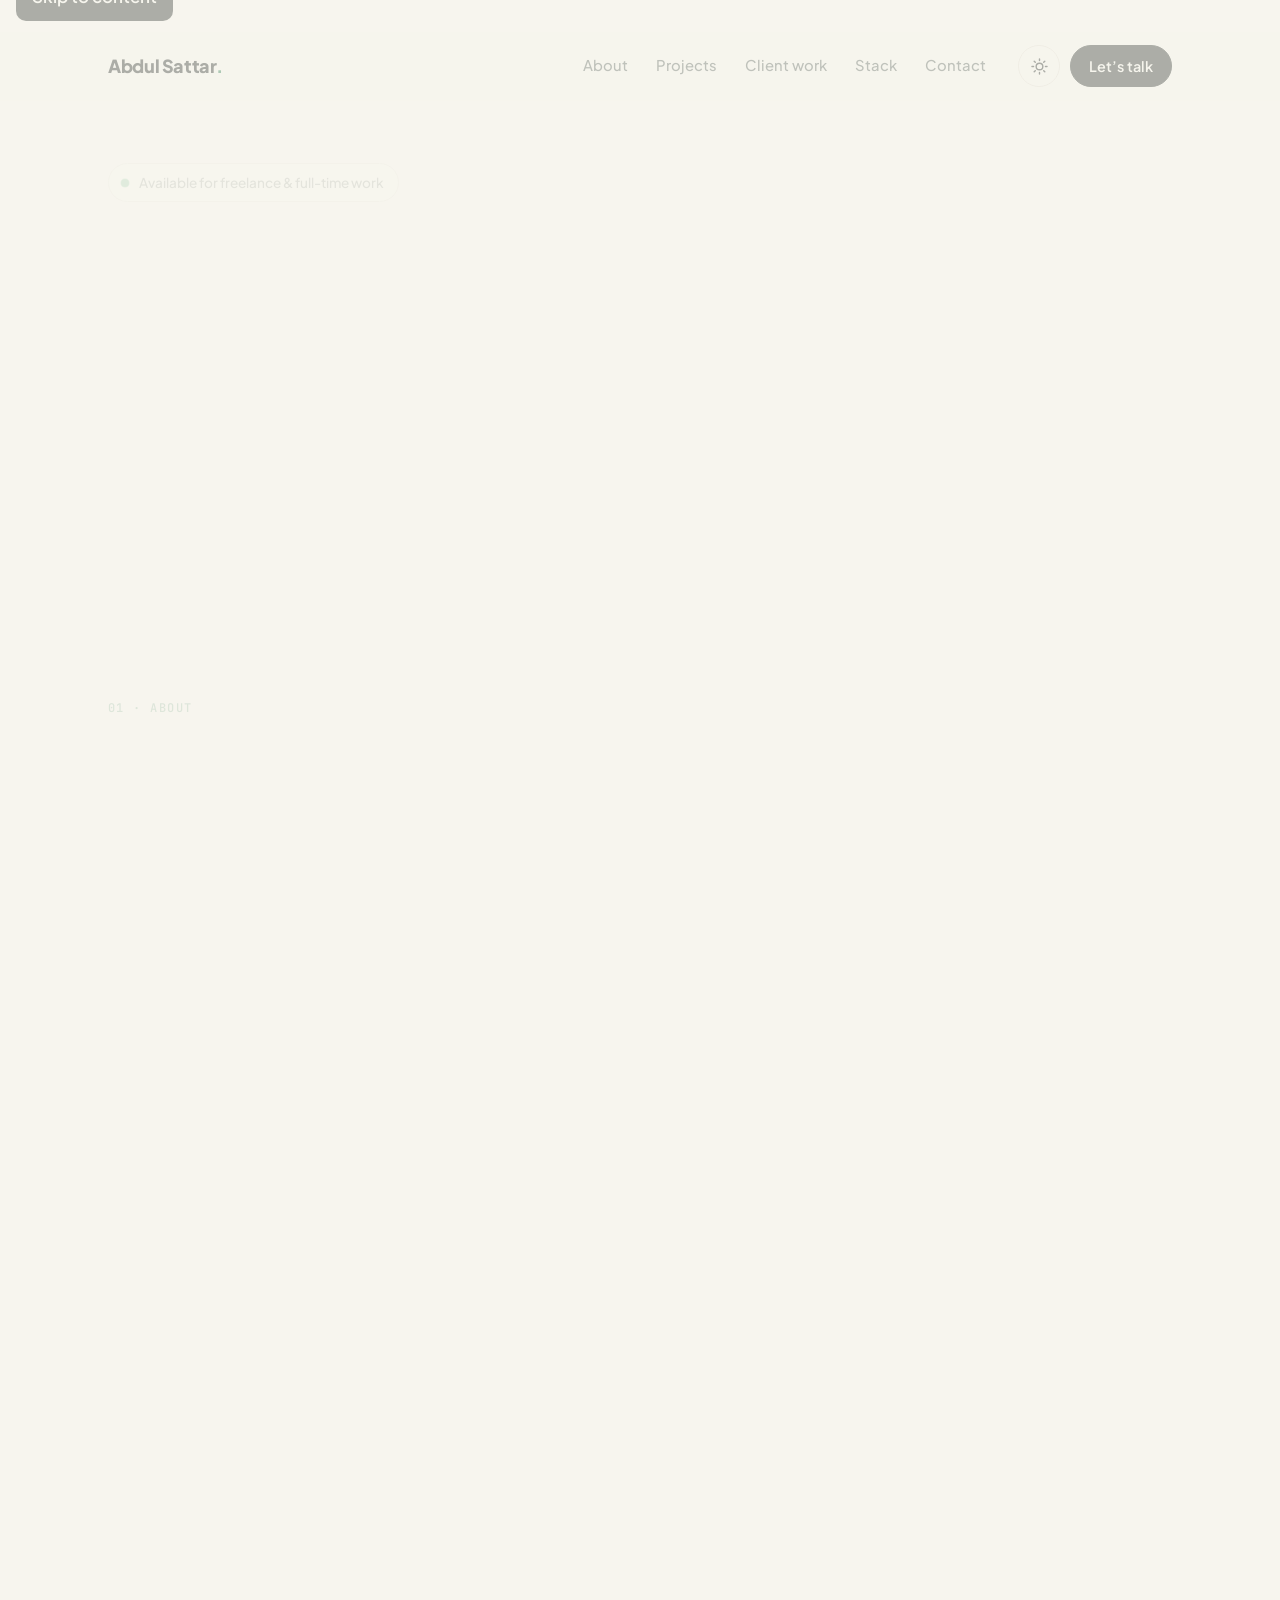
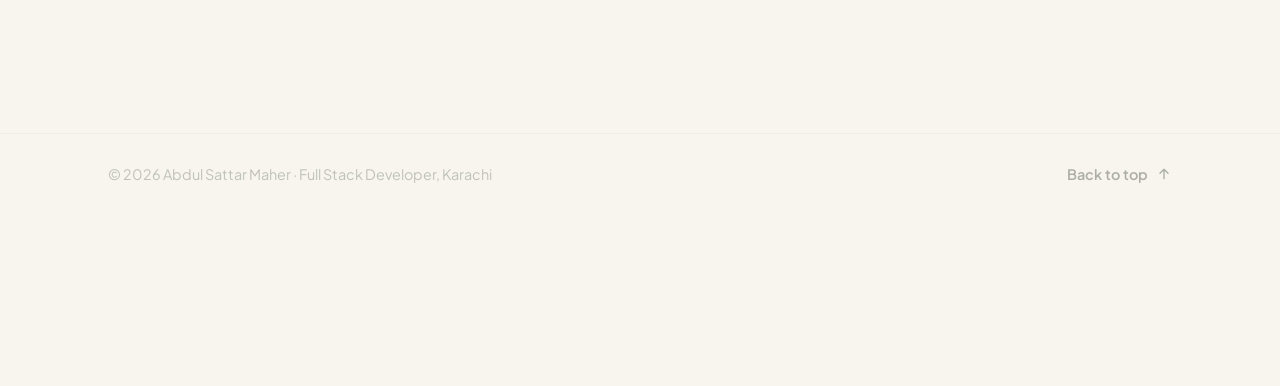
<file: about.html>
<!DOCTYPE html>
<html lang="en">
<head>
    <meta charset="UTF-8">
    <meta http-equiv="refresh" content="0;url=index.html#about">
    <title>Redirecting to Portfolio...</title>
</head>
<body>
    <p>Redirecting to my portfolio... <a href="index.html#about">Click here if not redirected</a></p>
</body>
</html>
</file>
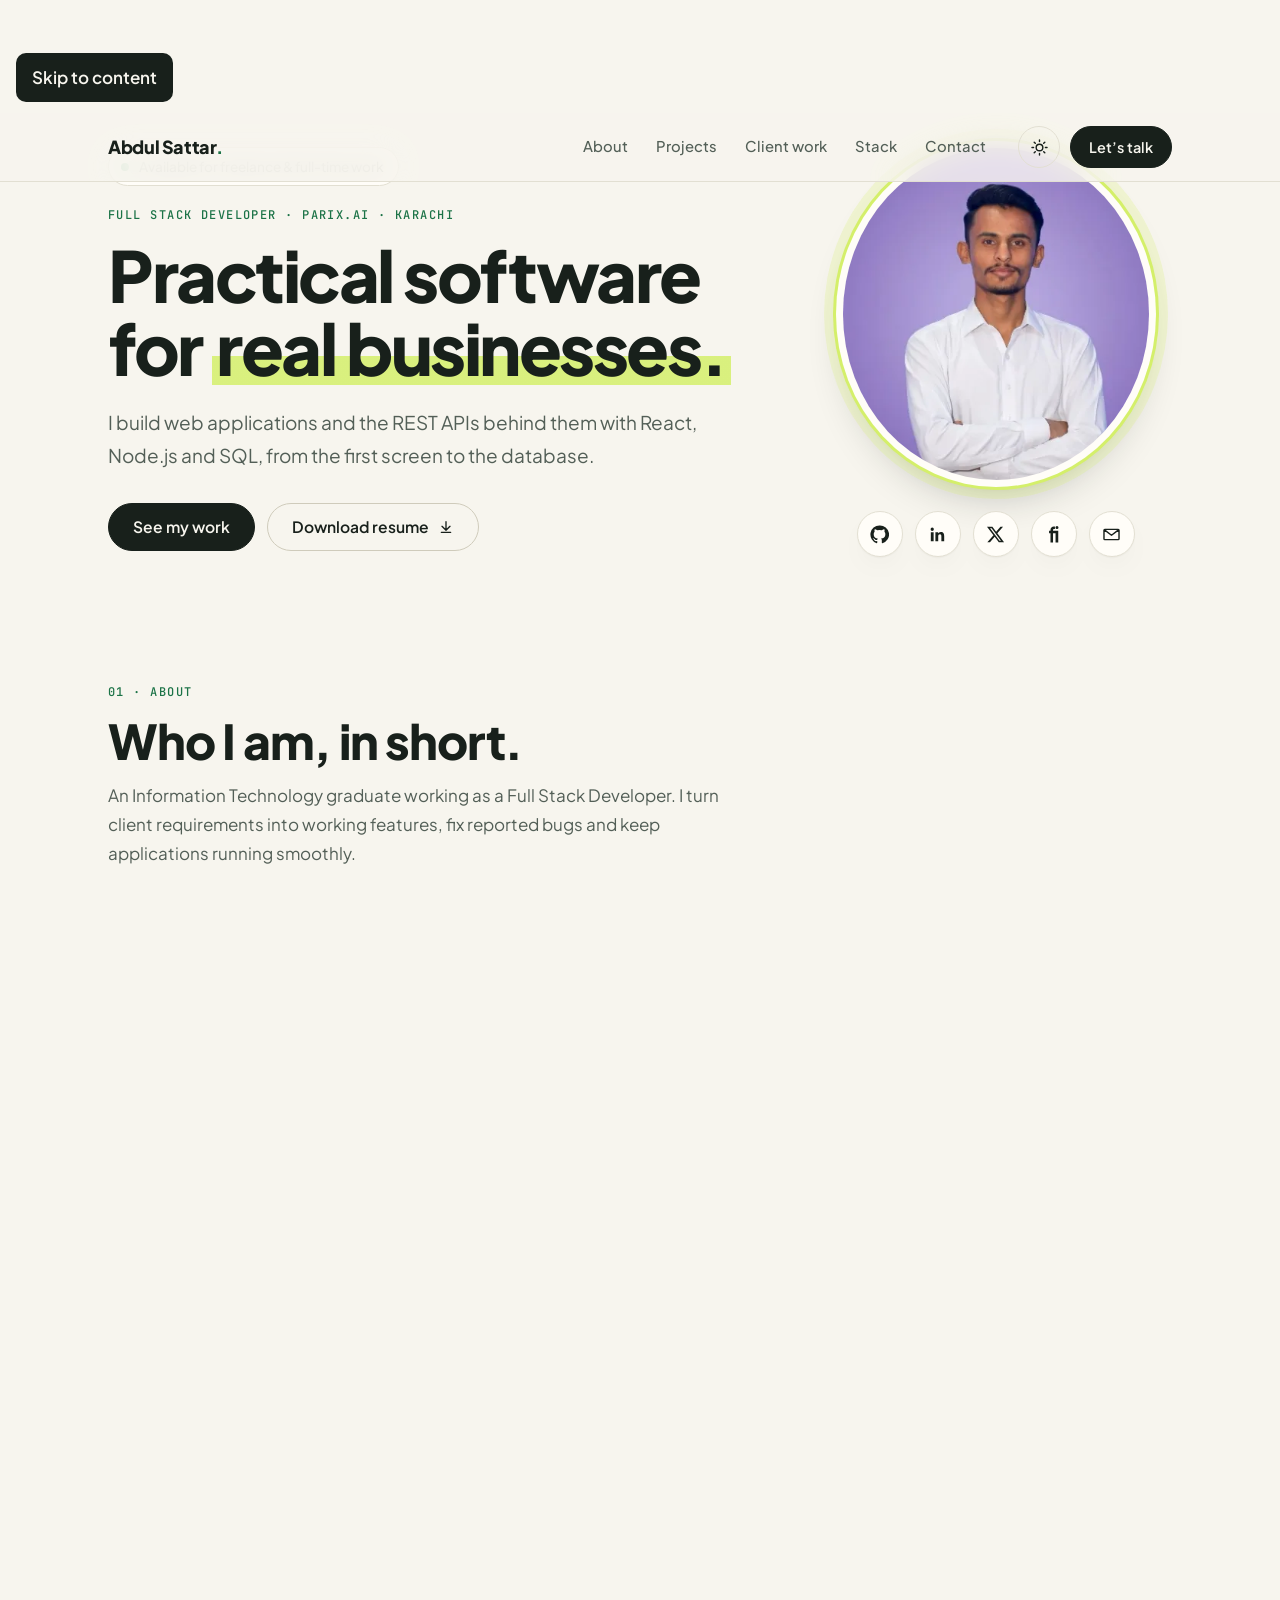
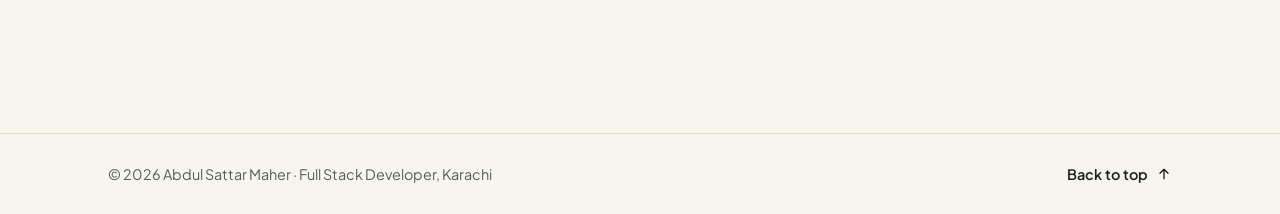
<file: contact.html>
<!DOCTYPE html>
<html lang="en">
<head>
    <meta charset="UTF-8">
    <meta http-equiv="refresh" content="0;url=index.html#contact">
    <title>Redirecting to Portfolio...</title>
</head>
<body>
    <p>Redirecting to my portfolio... <a href="index.html#contact">Click here if not redirected</a></p>
</body>
</html>
</file>
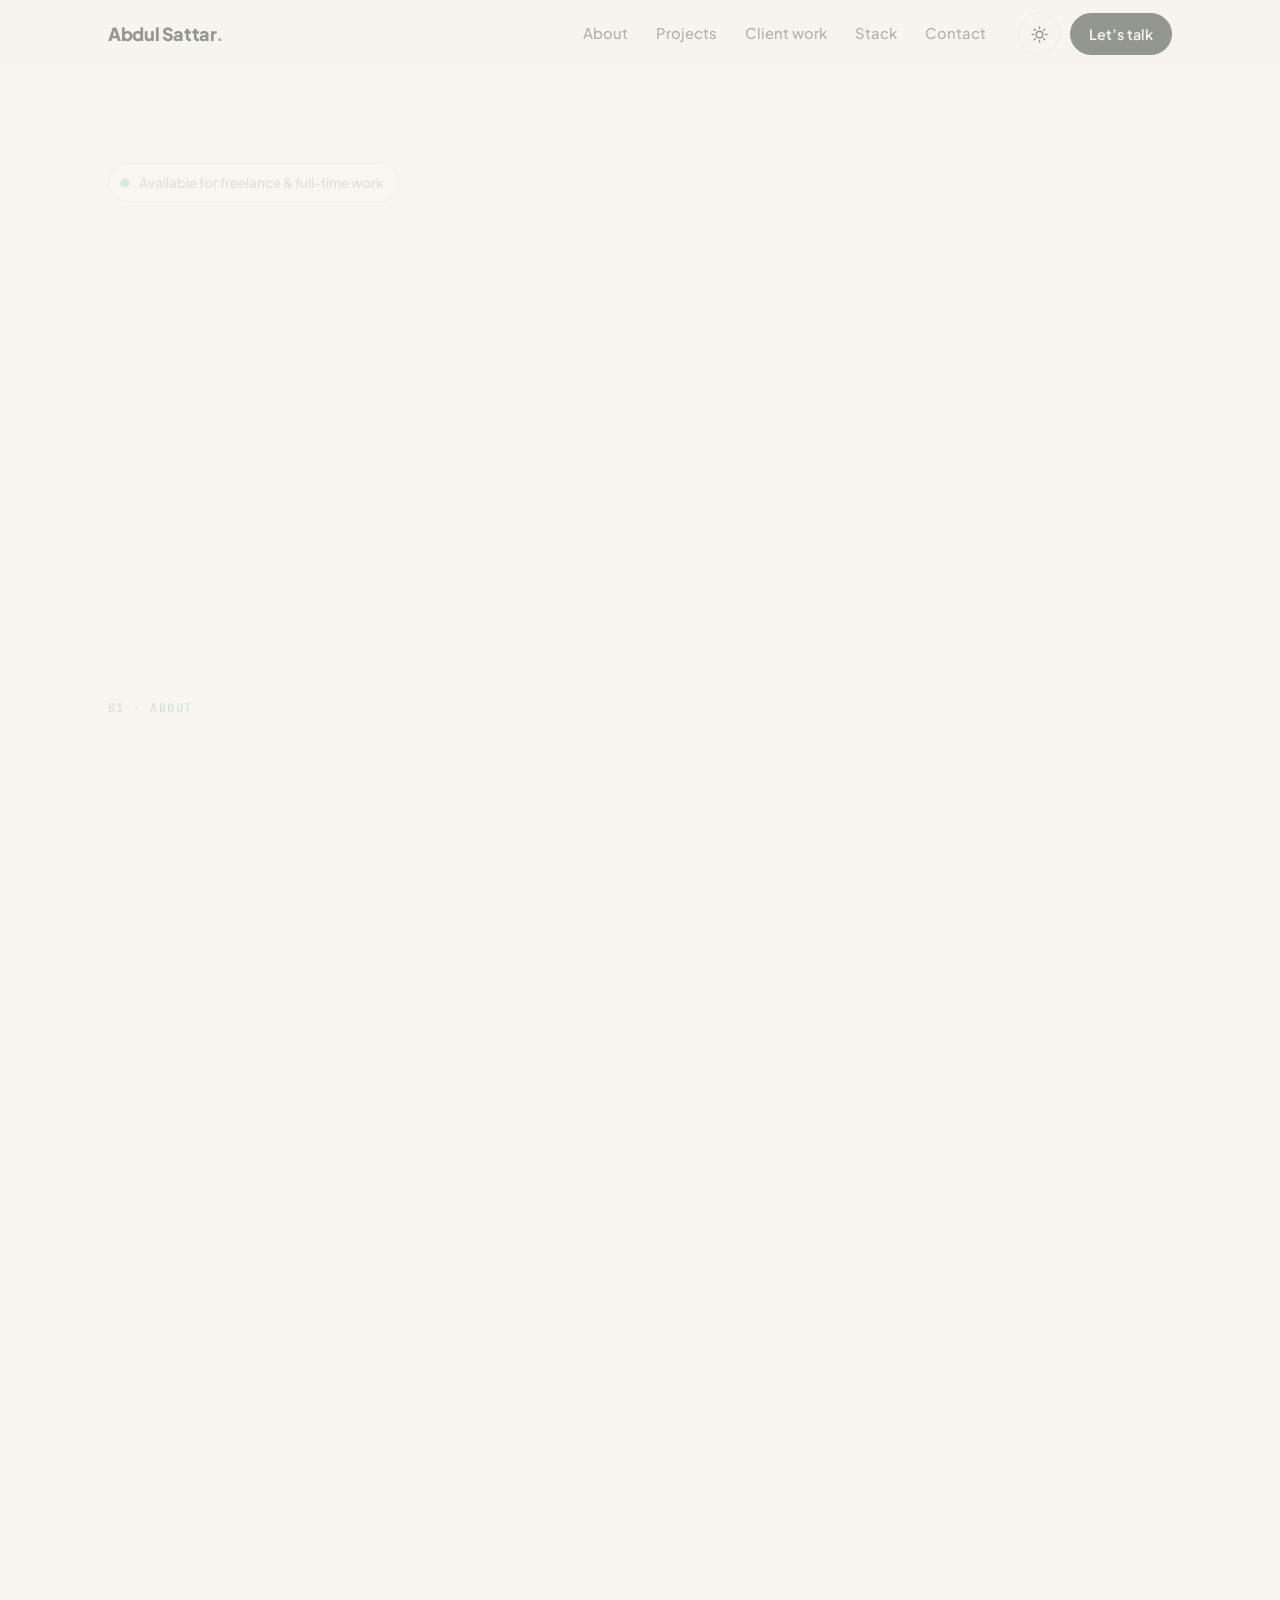
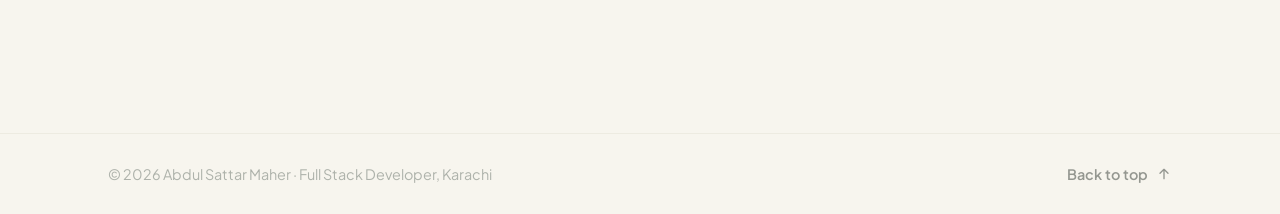
<file: home.html>
<!DOCTYPE html>
<html lang="en">
<head>
    <meta charset="UTF-8">
    <meta http-equiv="refresh" content="0;url=index.html">
    <title>Redirecting to Portfolio...</title>
</head>
<body>
    <p>Redirecting to my portfolio... <a href="index.html">Click here if not redirected</a></p>
</body>
</html>
</file>
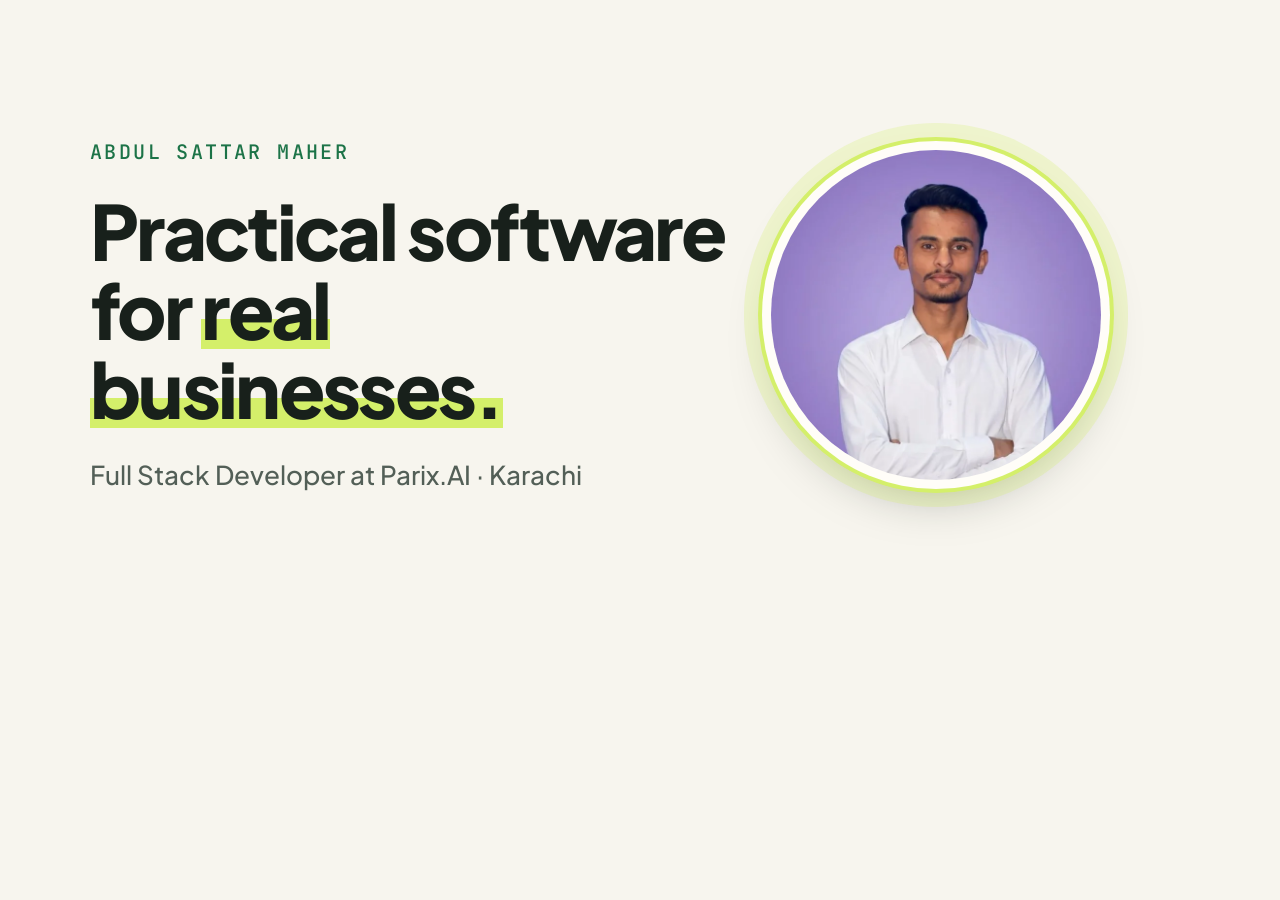
<file: og-source.html>
<!doctype html><html><head><meta charset="utf-8">
<link rel="stylesheet" href="https://fonts.googleapis.com/css2?family=JetBrains+Mono:wght@500&family=Plus+Jakarta+Sans:wght@500;800&display=swap">
<style>
html,body{margin:0;width:1200px;height:630px;overflow:hidden;background:#f7f5ee;font-family:"Plus Jakarta Sans",sans-serif;color:#18201b}
.w{display:flex;align-items:center;justify-content:space-between;height:100%;padding:0 90px;box-sizing:border-box}
.k{font:500 20px "JetBrains Mono",monospace;letter-spacing:.12em;text-transform:uppercase;color:#1c7347;margin:0 0 26px}
h1{font-size:76px;line-height:1.04;letter-spacing:-.035em;font-weight:800;margin:0 0 30px;max-width:640px}
.hl{background:linear-gradient(transparent 60%,#d4ef6a 60%,#d4ef6a 92%,transparent 92%)}
.s{font-size:26px;font-weight:500;color:#535f57;margin:0}
.p{width:330px;height:330px;border-radius:50%;padding:9px;background:#fffdf8;box-shadow:0 0 0 4px #d4ef6a,0 0 0 18px rgba(212,239,106,.25),0 24px 50px -20px rgba(24,32,27,.35)}
.p img{width:100%;height:100%;border-radius:50%;object-fit:cover;object-position:50% 18%}
</style></head><body><div class="w"><div>
<p class="k">Abdul Sattar Maher</p>
<h1>Practical software for <span class="hl">real businesses.</span></h1>
<p class="s">Full Stack Developer at Parix.AI · Karachi</p></div>
<div class="p"><img src="abdulsattarmaher-680.webp" alt=""></div></div></body></html>
</file>
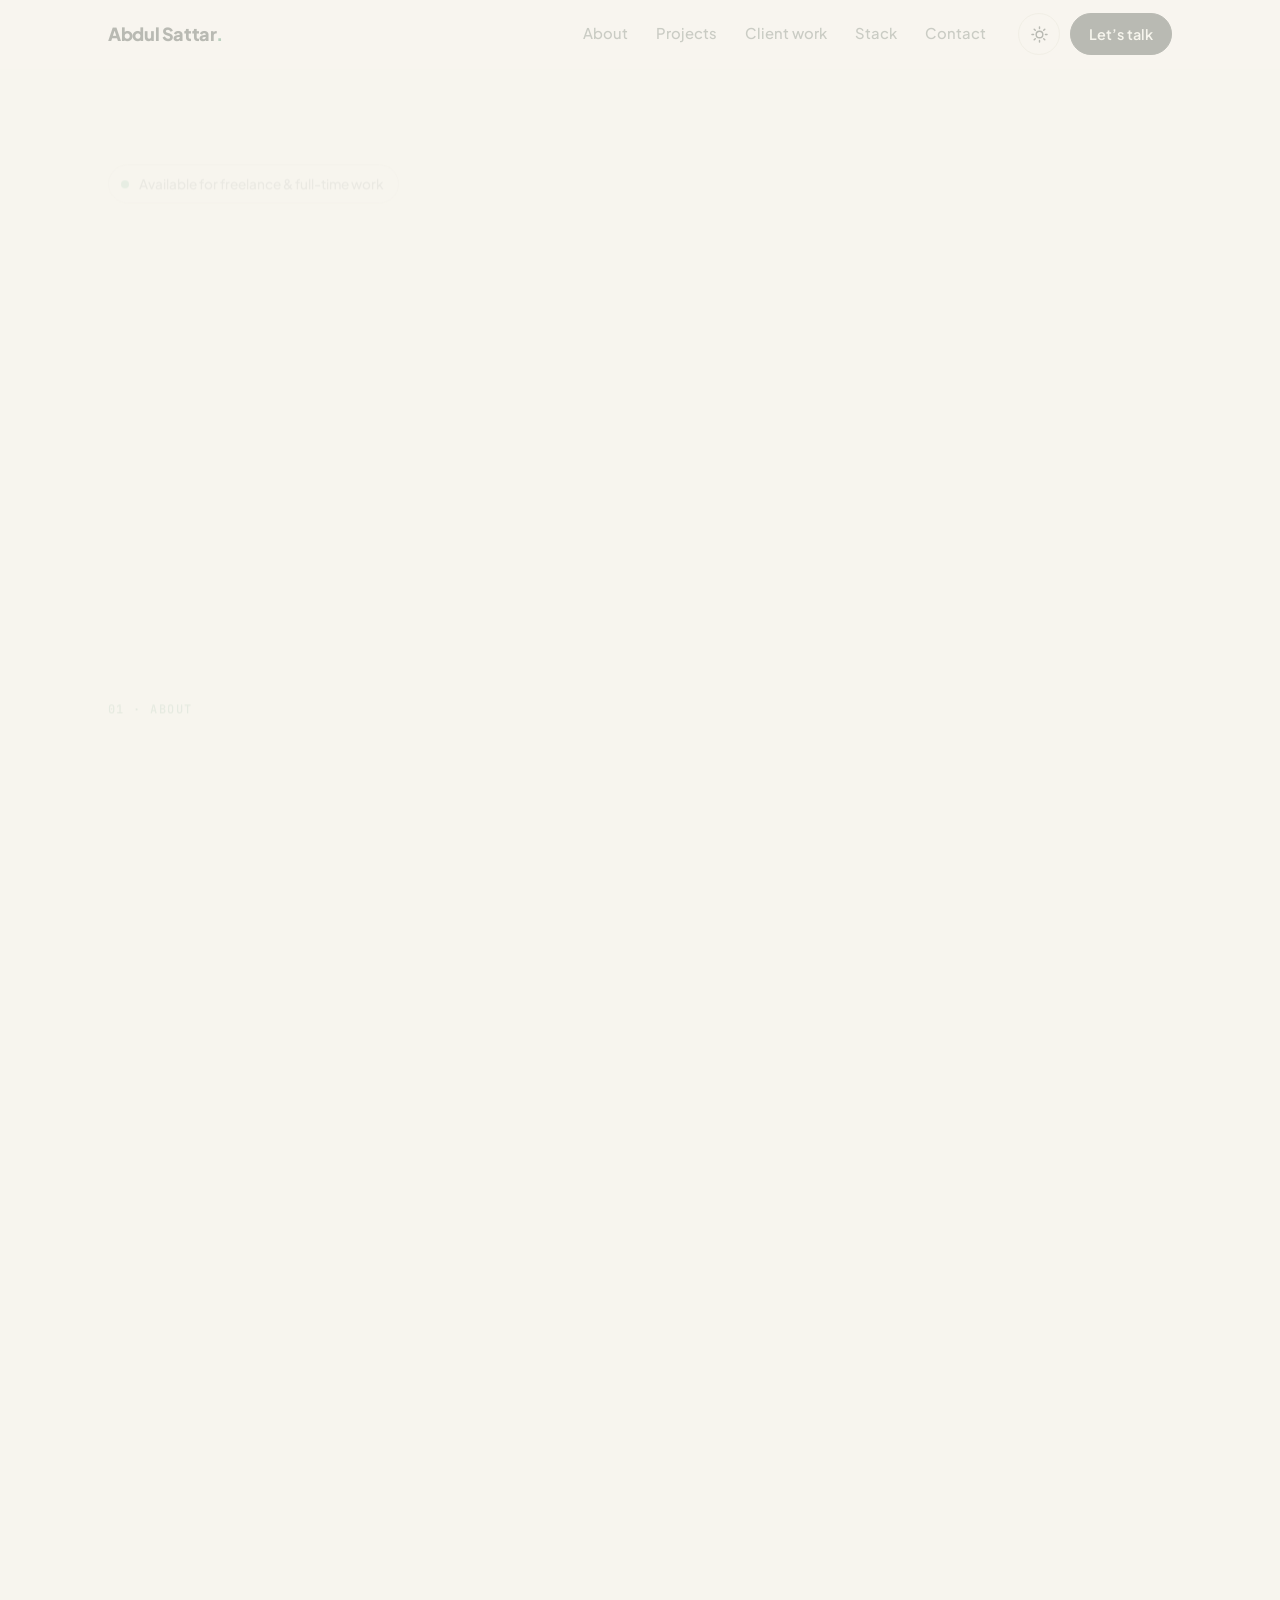
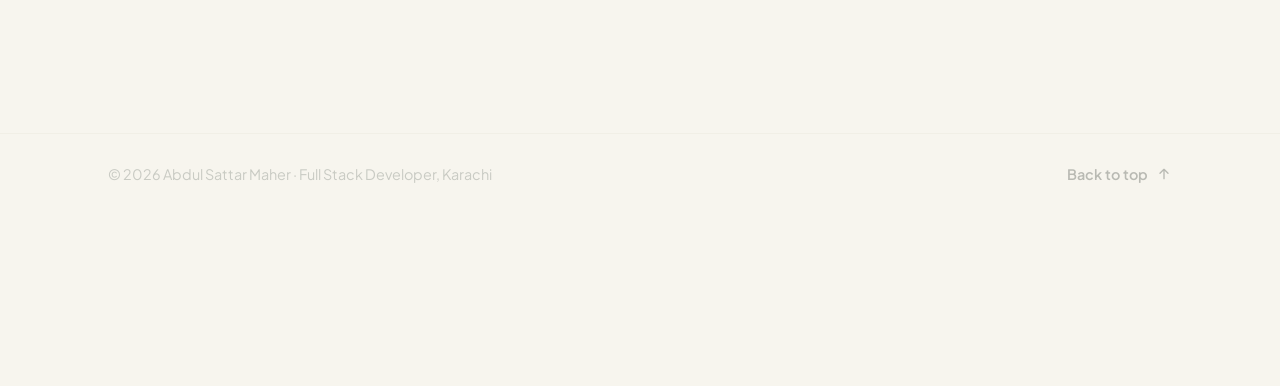
<file: services.html>
<!DOCTYPE html>
<html lang="en">
<head>
    <meta charset="UTF-8">
    <meta http-equiv="refresh" content="0;url=index.html#client-work">
    <title>Redirecting to Portfolio...</title>
</head>
<body>
    <p>Redirecting to my portfolio... <a href="index.html#client-work">Click here if not redirected</a></p>
</body>
</html>
</file>
<file: styles.css>
/* =========================================================
   Abdul Sattar Maher — portfolio
   1. Tokens   2. Base   3. Layout & type   4. Components
   5. Sections 6. Motion 7. Responsive
   ========================================================= */

/* ---------- 1. Tokens ---------- */
:root {
  --bg: #f7f5ee;            /* warm cream */
  --bg-soft: #efece1;
  --card: #fffdf8;
  --ink: #18201b;           /* text: 15.6:1 on --bg */
  --muted: #535f57;         /* secondary text: 6.4:1 on --bg */
  --line: #e2dfd2;
  --line-strong: #cfcbbb;
  --accent: #1c7347;        /* calm green: 5.6:1 on --bg */
  --accent-soft: #e3efe4;
  --lime: #d4ef6a;          /* highlight + photo ring */
  --tint-1: #e7e4f0;        /* project backdrops: lavender, sand, sage, lime cream */
  --tint-2: #f1e7da;
  --tint-3: #e0ece2;
  --tint-4: #eef1d8;
  --on-ink: #f7f5ee;
  --shadow: 0 1px 2px rgba(24, 32, 27, .04), 0 12px 32px -16px rgba(24, 32, 27, .22);
  --shadow-lift: 0 2px 4px rgba(24, 32, 27, .05), 0 22px 44px -18px rgba(24, 32, 27, .3);

  --font: "Plus Jakarta Sans", system-ui, -apple-system, "Segoe UI", Roboto, sans-serif;
  --mono: "JetBrains Mono", ui-monospace, "SFMono-Regular", Consolas, monospace;

  --radius: 22px;
  --radius-sm: 14px;
  --nav-h: 68px;
  --ease: cubic-bezier(.22, .61, .21, 1);
  --dur: .9s;

  color-scheme: light;
}

/* Soft dark: deep green-grey, never pure black */
:root[data-theme="dark"] {
  --bg: #1b231e;
  --bg-soft: #212b25;
  --card: #232e27;
  --ink: #edf2ea;
  --muted: #a9b6ad;
  --line: #334139;
  --line-strong: #46564c;
  --accent: #b5e26a;
  --accent-soft: #2b3a2f;
  --lime: #b5e26a;
  --tint-1: #2a2c35;
  --tint-2: #322d27;
  --tint-3: #24322a;
  --tint-4: #2b3324;
  --on-ink: #1b231e;
  --shadow: 0 1px 2px rgba(0, 0, 0, .15), 0 14px 34px -18px rgba(0, 0, 0, .55);
  --shadow-lift: 0 2px 4px rgba(0, 0, 0, .18), 0 24px 46px -18px rgba(0, 0, 0, .6);
  color-scheme: dark;
}
@media (prefers-color-scheme: dark) {
  :root:not([data-theme="light"]) {
    --bg: #1b231e;
    --bg-soft: #212b25;
    --card: #232e27;
    --ink: #edf2ea;
    --muted: #a9b6ad;
    --line: #334139;
    --line-strong: #46564c;
    --accent: #b5e26a;
    --accent-soft: #2b3a2f;
    --lime: #b5e26a;
    --tint-1: #2a2c35;
    --tint-2: #322d27;
    --tint-3: #24322a;
    --tint-4: #2b3324;
    --on-ink: #1b231e;
    --shadow: 0 1px 2px rgba(0, 0, 0, .15), 0 14px 34px -18px rgba(0, 0, 0, .55);
    --shadow-lift: 0 2px 4px rgba(0, 0, 0, .18), 0 24px 46px -18px rgba(0, 0, 0, .6);
    color-scheme: dark;
  }
}

/* ---------- 2. Base ---------- */
*, *::before, *::after { box-sizing: border-box; }

html {
  scroll-behavior: smooth;
  scroll-padding-top: calc(var(--nav-h) + 16px);
  -webkit-text-size-adjust: 100%;
}

body {
  margin: 0;
  background: var(--bg);
  color: var(--ink);
  font: 400 1rem/1.7 var(--font);       /* 16px mobile */
  -webkit-font-smoothing: antialiased;
  text-rendering: optimizeLegibility;
  overflow-x: hidden;
  transition: background-color .5s var(--ease), color .5s var(--ease);
  animation: page-in .9s var(--ease) both;   /* page-load fade, ends visible even without JS */
}
@keyframes page-in { from { opacity: 0; } to { opacity: 1; } }

img, svg { display: block; max-width: 100%; }
img { height: auto; }
a { color: inherit; text-decoration: none; }
button, input, textarea { font: inherit; color: inherit; }
ul, ol { margin: 0; padding: 0; list-style: none; }
h1, h2, h3, p { margin: 0; }

::selection { background: var(--lime); color: #18201b; }

:focus-visible {
  outline: 2.5px solid var(--accent);
  outline-offset: 3px;
  border-radius: 8px;
}

.sr-only {
  position: absolute !important;
  width: 1px; height: 1px;
  overflow: hidden; clip: rect(0 0 0 0);
  white-space: nowrap; margin: -1px; padding: 0; border: 0;
}

.skip-link {
  position: fixed; left: 16px; top: -60px; z-index: 100;
  padding: 10px 16px; border-radius: 10px;
  background: var(--ink); color: var(--on-ink); font-weight: 600;
  transition: top .3s var(--ease);
}
.skip-link:focus { top: 12px; }

/* ---------- 3. Layout & type ---------- */
.wrap {
  width: 100%;
  max-width: 1120px;
  margin-inline: auto;
  padding-inline: 20px;
}

.section { padding-top: 96px; }

h1, h2, h3 { letter-spacing: -.025em; line-height: 1.1; font-weight: 800; }

h1 { font-size: clamp(2.5rem, 7.4vw, 4.4rem); line-height: 1.04; letter-spacing: -.035em; }
h2 { font-size: clamp(2rem, 5vw, 3rem); }
h3 { font-size: 1.3rem; letter-spacing: -.015em; font-weight: 700; line-height: 1.25; }

.eyebrow, .label {
  font: 500 .75rem/1.3 var(--mono);
  letter-spacing: .12em;
  text-transform: uppercase;
  color: var(--accent);
}
.eyebrow { margin-bottom: 14px; }

/* hand-drawn style highlighter under key words */
.hl {
  background: linear-gradient(transparent 60%, color-mix(in srgb, var(--lime) 85%, transparent) 60%, color-mix(in srgb, var(--lime) 85%, transparent) 92%, transparent 92%);
  padding-inline: .06em;
  -webkit-box-decoration-break: clone;
  box-decoration-break: clone;
}
:root[data-theme="dark"] .hl { background: linear-gradient(transparent 62%, rgba(181, 226, 106, .32) 62%, rgba(181, 226, 106, .32) 92%, transparent 92%); }
@media (prefers-color-scheme: dark) {
  :root:not([data-theme="light"]) .hl { background: linear-gradient(transparent 62%, rgba(181, 226, 106, .32) 62%, rgba(181, 226, 106, .32) 92%, transparent 92%); }
}

.section-head { max-width: 640px; margin-bottom: 36px; }
.section-head h2 { margin-bottom: 14px; }
.section-sub { color: var(--muted); font-size: 1.0625rem; max-width: 36em; }

/* ---------- 4. Components ---------- */

/* Buttons */
.btn {
  --b: var(--ink);
  display: inline-flex; align-items: center; justify-content: center; gap: 9px;
  min-height: 48px;
  padding: 12px 24px;
  border-radius: 999px;
  border: 1.5px solid var(--b);
  font-weight: 600; font-size: .975rem; line-height: 1;
  cursor: pointer;
  white-space: nowrap;
  transition: transform .45s var(--ease), box-shadow .45s var(--ease), background-color .3s, color .3s, border-color .3s;
}
.btn:hover { transform: translateY(-2px); box-shadow: var(--shadow); }
.btn:active { transform: translateY(0); }
.btn-ink { background: var(--ink); color: var(--on-ink); }
.btn-line { background: transparent; color: var(--ink); --b: var(--line-strong); }
.btn-line:hover { --b: var(--ink); background: var(--card); }
.btn-sm { min-height: 42px; padding: 10px 18px; font-size: .9rem; }
.btn-block { width: 100%; }
.btn-muted { --b: var(--line); color: var(--muted); background: transparent; cursor: default; }
.btn-muted:hover { transform: none; box-shadow: none; }
.btn-icon { width: 16px; height: 16px; flex: none; transition: transform .45s var(--ease); }
.btn:hover .btn-icon { transform: translate(1px, -1px); }
a[download]:hover .btn-icon { transform: translateY(2px); }

/* Cards */
.card {
  background: var(--card);
  border: 1px solid var(--line);
  border-radius: var(--radius);
  box-shadow: var(--shadow);
  transition: transform .55s var(--ease), box-shadow .55s var(--ease), border-color .4s, background-color .5s var(--ease);
}
@media (hover: hover) {
  .card:hover { transform: translateY(-4px); box-shadow: var(--shadow-lift); }
}

/* Tags */
.tags { display: flex; flex-wrap: wrap; gap: 8px; }
.tags li {
  font-size: .8125rem; font-weight: 500; line-height: 1;
  padding: 8px 12px;
  border-radius: 999px;
  background: var(--bg-soft);
  color: var(--muted);
  border: 1px solid var(--line);
}

/* Round social icons */
.socials { display: flex; flex-wrap: wrap; justify-content: center; gap: 12px; }
.socials a {
  width: 46px; height: 46px;
  display: grid; place-items: center;
  border-radius: 50%;
  background: var(--card);
  border: 1px solid var(--line);
  color: var(--ink);
  box-shadow: var(--shadow);
  transition: transform .45s var(--ease), background-color .3s, color .3s, border-color .3s;
}
.socials svg { width: 19px; height: 19px; }
.socials a:hover { transform: translateY(-3px); background: var(--ink); color: var(--on-ink); border-color: var(--ink); }
.socials-left { justify-content: flex-start; }

/* ---------- Header / nav ---------- */
.site-header {
  position: sticky; top: 0; z-index: 50;
  background: color-mix(in srgb, var(--bg) 82%, transparent);
  -webkit-backdrop-filter: saturate(140%) blur(12px);
  backdrop-filter: saturate(140%) blur(12px);
  border-bottom: 1px solid transparent;
  transition: border-color .4s, background-color .5s var(--ease);
}
.site-header.is-scrolled { border-bottom-color: var(--line); }

.nav { height: var(--nav-h); display: flex; align-items: center; gap: 20px; }

.logo { font-weight: 800; font-size: 1.125rem; letter-spacing: -.02em; margin-right: auto; }
.logo-dot { color: var(--accent); }

.nav-links { display: flex; gap: 4px; }
.nav-links a {
  position: relative;
  display: block;
  padding: 8px 12px;
  border-radius: 999px;
  font-size: .925rem; font-weight: 500;
  color: var(--muted);
  transition: color .3s, background-color .3s;
}
.nav-links a:hover { color: var(--ink); }
.nav-links a.is-active { color: var(--ink); background: var(--accent-soft); }

.nav-actions { display: flex; align-items: center; gap: 10px; }

.icon-toggle {
  width: 42px; height: 42px;
  display: grid; place-items: center;
  border-radius: 50%;
  border: 1.5px solid var(--line);
  background: transparent; color: var(--ink);
  cursor: pointer;
  transition: border-color .3s, transform .45s var(--ease);
}
.icon-toggle:hover { border-color: var(--ink); transform: rotate(15deg); }
.icon-toggle svg { width: 19px; height: 19px; grid-area: 1 / 1; transition: opacity .4s, transform .5s var(--ease); }
.icon-moon { opacity: 0; transform: scale(.6) rotate(-30deg); }
:root[data-theme="dark"] .icon-sun { opacity: 0; transform: scale(.6) rotate(30deg); }
:root[data-theme="dark"] .icon-moon { opacity: 1; transform: none; }
@media (prefers-color-scheme: dark) {
  :root:not([data-theme="light"]) .icon-sun { opacity: 0; transform: scale(.6) rotate(30deg); }
  :root:not([data-theme="light"]) .icon-moon { opacity: 1; transform: none; }
}

.menu-toggle {
  display: none;
  width: 42px; height: 42px;
  border-radius: 50%;
  border: 1.5px solid var(--line);
  background: transparent;
  cursor: pointer;
  position: relative;
}
.menu-toggle span {
  position: absolute; left: 12px; right: 12px; height: 1.8px;
  background: var(--ink); border-radius: 2px;
  transition: transform .45s var(--ease), top .45s var(--ease);
}
.menu-toggle span:first-child { top: 16px; }
.menu-toggle span:last-child { top: 23px; }
.menu-toggle[aria-expanded="true"] span:first-child { top: 19.5px; transform: rotate(45deg); }
.menu-toggle[aria-expanded="true"] span:last-child { top: 19.5px; transform: rotate(-45deg); }

/* ---------- 5. Sections ---------- */

/* Hero */
.hero {
  display: grid;
  grid-template-columns: 1fr;
  gap: 44px;
  align-items: center;
  padding-top: 40px;
}
.hero-copy { order: 2; }
.hero-photo { order: 1; }

.badge {
  display: inline-flex; align-items: center; gap: 10px;
  padding: 7px 14px 7px 12px;
  margin-bottom: 22px;
  border-radius: 999px;
  border: 1px solid var(--line);
  background: var(--card);
  font-size: .85rem; font-weight: 500; color: var(--muted);
}
.badge-dot {
  width: 8px; height: 8px; border-radius: 50%;
  background: #2f9e5e;
  box-shadow: 0 0 0 0 rgba(47, 158, 94, .5);
  animation: pulse 2.6s ease-out infinite;
}
@keyframes pulse {
  0% { box-shadow: 0 0 0 0 rgba(47, 158, 94, .45); }
  70%, 100% { box-shadow: 0 0 0 9px rgba(47, 158, 94, 0); }
}

.lede { color: var(--muted); font-size: 1.125rem; max-width: 33em; margin: 22px 0 32px; }

.actions { display: flex; flex-wrap: wrap; gap: 12px; }

.hero-photo { display: flex; flex-direction: column; align-items: center; gap: 24px; }

/* Clean circle, soft ring, nothing on top of it */
.portrait {
  width: min(260px, 68vw);
  aspect-ratio: 1;
  border-radius: 50%;
  padding: 7px;
  background: var(--card);
  box-shadow: 0 0 0 3px var(--lime), 0 0 0 12px color-mix(in srgb, var(--lime) 22%, transparent), var(--shadow-lift);
}
.portrait picture, .portrait img {
  width: 100%; height: 100%;
  border-radius: 50%;
}
.portrait img { object-fit: cover; object-position: 50% 18%; }

/* About + qualification */
.qual-grid { display: grid; gap: 18px; }
.qual { padding: 28px; }
.qual h3 { margin: 10px 0 6px; }
.qual .meta { color: var(--accent); font-weight: 600; font-size: .925rem; margin-bottom: 12px; }
.qual p:last-child { color: var(--muted); }

/* Live projects */
.project-grid { display: grid; gap: 22px; }
.project { display: flex; flex-direction: column; overflow: hidden; }

/* Screenshot stage: soft tinted backdrop, a browser window, and a phone beside it */
.project-media {
  display: block;
  position: relative;
  aspect-ratio: 16 / 11;
  overflow: hidden;
  padding: 26px 26px 0;
  background:
    radial-gradient(120% 90% at 85% 0%, color-mix(in srgb, var(--card) 70%, transparent), transparent 60%),
    var(--tint, var(--bg-soft));
  border-bottom: 1px solid var(--line);
}
.shot-desk {
  display: flex; flex-direction: column;
  width: 84%; height: 100%;
  border-radius: 12px 12px 0 0;
  overflow: hidden;
  background: #fff;
  box-shadow: 0 0 0 1px rgba(24, 32, 27, .08), 0 18px 40px -18px rgba(24, 32, 27, .45);
  transition: transform .8s var(--ease);
}
.shot-bar {
  flex: none;
  display: flex; gap: 5px; align-items: center;
  height: 22px; padding: 0 10px;
  background: #ecebe6;
  border-bottom: 1px solid #dddbd3;
}
.shot-bar i { width: 7px; height: 7px; border-radius: 50%; background: #cfccc2; }
.shot-desk img {
  flex: 1; min-height: 0;
  width: 100%;
  object-fit: cover; object-position: 50% 0;
  transition: object-position 5s cubic-bezier(.45, .05, .35, 1);
}
.shot-phone {
  position: absolute;
  right: 22px; bottom: 18px;
  width: 23%;
  aspect-ratio: 340 / 736;
  border-radius: 18px;
  border: 4px solid #18201b;
  overflow: hidden;
  background: #18201b;
  box-shadow: 0 22px 40px -16px rgba(24, 32, 27, .55);
  transition: transform .8s var(--ease);
}
.shot-phone img { width: 100%; height: 100%; object-fit: cover; object-position: top; }
@media (hover: hover) {
  .project:hover .shot-desk { transform: translateY(-6px); }
  .project:hover .shot-phone { transform: translateY(-12px); }
  /* tall pages scroll gently on hover, like a quick look through the site */
  .project:hover .shot-desk.is-tall img { object-position: 50% 100%; }
}

.api-panel {
  display: flex; flex-direction: column; justify-content: center;
  padding: 26px 28px;
  font: 500 .82rem/1.9 var(--mono);
  color: var(--muted);
}
.api-file { color: var(--ink); margin-bottom: 10px; font-size: .78rem; letter-spacing: .04em; }
.api-panel b { display: inline-block; width: 46px; color: var(--accent); font-weight: 500; }
.api-panel b.post { color: #b0661d; }
:root[data-theme="dark"] .api-panel b.post { color: #f0b46c; }
@media (prefers-color-scheme: dark) { :root:not([data-theme="light"]) .api-panel b.post { color: #f0b46c; } }

.project-body { display: flex; flex-direction: column; gap: 12px; padding: 24px 24px 26px; flex: 1; }
.project-body h3 { font-size: 1.45rem; }
.project-body > p:not(.label) { color: var(--muted); }
.project-body .tags { margin-top: 4px; }
.project-links { display: flex; flex-wrap: wrap; gap: 10px; margin-top: auto; padding-top: 10px; }

/* Client work: compact rows */
.private-note {
  display: inline-flex; align-items: center; gap: 8px;
  font-size: .925rem; color: var(--muted);
  padding: 7px 14px;
  border-radius: 999px;
  background: var(--bg-soft);
  border: 1px solid var(--line);
}
.private-note svg { width: 15px; height: 15px; color: var(--accent); }

.client-list { display: grid; gap: 12px; }
.client {
  display: flex; gap: 18px; align-items: baseline;
  padding: 18px 22px;
  border-radius: var(--radius-sm);
  border: 1px solid var(--line);
  background: var(--card);
  transition: transform .5s var(--ease), border-color .4s, background-color .5s var(--ease);
}
@media (hover: hover) {
  .client:hover { transform: translateY(-3px); border-color: var(--accent); }
}
.client-no { font: 500 .8rem/1 var(--mono); color: var(--accent); flex: none; }
.client-cta { padding: 0; border-style: dashed; border-color: var(--line-strong); background: transparent; }
.client-cta a { display: block; width: 100%; padding: 18px 22px; border-radius: inherit; }
.client-cta p { color: var(--accent); font-weight: 600; }
.client-cta span { display: inline-block; transition: transform .45s var(--ease); }
.client-cta:hover span { transform: translateX(4px); }
@media (hover: hover) { .client-cta:hover { background: var(--card); } }
.client h3 { font-size: 1.05rem; line-height: 1.35; }
.client p { font-size: .925rem; color: var(--muted); line-height: 1.55; margin-top: 2px; }

/* Stack */
.stack-grid { display: grid; gap: 18px; }
.stack { padding: 24px; }
.stack .label { margin-bottom: 16px; font-weight: 500; }

/* Contact */
.contact-grid { display: grid; gap: 44px; align-items: start; }
.contact-info h2 { margin-bottom: 14px; }
.contact-lines { display: grid; gap: 16px; margin: 30px 0; }
.contact-lines li { display: grid; gap: 2px; }
.contact-lines a, .contact-lines li > span:last-child { font-weight: 600; font-size: 1.0625rem; overflow-wrap: anywhere; }
.contact-lines a { background: linear-gradient(var(--accent), var(--accent)) 0 100% / 0 1.5px no-repeat; transition: background-size .5s var(--ease), color .3s; }
.contact-lines a:hover { color: var(--accent); background-size: 100% 1.5px; }

.contact-form { padding: 26px; display: grid; gap: 18px; }
.contact-form:hover { transform: none; }
.field { display: grid; gap: 7px; }
.field label { font-size: .9rem; font-weight: 600; }
.field input, .field textarea {
  width: 100%;
  font-size: 1rem;                  /* 16px stops iOS zoom */
  padding: 13px 16px;
  border-radius: var(--radius-sm);
  border: 1.5px solid var(--line);
  background: var(--bg);
  transition: border-color .3s, box-shadow .3s, background-color .5s var(--ease);
}
.field textarea { min-height: 140px; resize: vertical; line-height: 1.6; }
.field input:focus, .field textarea:focus {
  outline: none;
  border-color: var(--accent);
  box-shadow: 0 0 0 4px color-mix(in srgb, var(--accent) 16%, transparent);
}
.field [aria-invalid="true"] { border-color: #c2412d; }
.field-error { font-size: .85rem; color: #b3301d; min-height: 0; }
:root[data-theme="dark"] .field-error { color: #ff9c8a; }
@media (prefers-color-scheme: dark) { :root:not([data-theme="light"]) .field-error { color: #ff9c8a; } }
.field-error:empty { display: none; }

.hp { position: absolute; left: -9999px; width: 1px; height: 1px; opacity: 0; }

.form-status { font-size: .925rem; font-weight: 500; min-height: 1.5em; }
.form-status.is-ok { color: var(--accent); }
.form-status.is-error { color: #b3301d; }
:root[data-theme="dark"] .form-status.is-error { color: #ff9c8a; }
@media (prefers-color-scheme: dark) { :root:not([data-theme="light"]) .form-status.is-error { color: #ff9c8a; } }
.contact-form button[disabled] { opacity: .65; cursor: progress; transform: none; }

/* Footer */
.site-footer { margin-top: 110px; border-top: 1px solid var(--line); }
.footer-inner {
  display: flex; flex-wrap: wrap; gap: 14px;
  justify-content: space-between; align-items: center;
  padding-block: 28px;
  font-size: .9rem; color: var(--muted);
}
.to-top { display: inline-flex; align-items: center; gap: 8px; font-weight: 600; color: var(--ink); }
.to-top svg { width: 16px; height: 16px; transition: transform .45s var(--ease); }
.to-top:hover svg { transform: translateY(-3px); }

/* Subtle custom cursor: a soft ring that trails the pointer (desktop only, set up in JS) */
.cursor { display: none; }
.has-cursor .cursor {
  display: block;
  position: fixed; left: 0; top: 0; z-index: 90;
  width: 34px; height: 34px;
  margin: -17px 0 0 -17px;
  border-radius: 50%;
  border: 1.5px solid color-mix(in srgb, var(--accent) 70%, transparent);
  pointer-events: none;
  opacity: 0;
  transition: opacity .3s, width .4s var(--ease), height .4s var(--ease), margin .4s var(--ease), background-color .4s;
  will-change: transform;
}
.has-cursor .cursor.is-visible { opacity: 1; }
.has-cursor .cursor.is-hover {
  width: 54px; height: 54px; margin: -27px 0 0 -27px;
  background: color-mix(in srgb, var(--lime) 22%, transparent);
}

/* ---------- 6. Motion: fade + slight rise on scroll ---------- */
/* Hidden only when JS is running; JS adds .is-in. A safety timer in script.js shows everything if anything fails. */
/* Uses `translate` (not `transform`) so hover lifts on cards keep working independently */
.js .reveal {
  --d: calc(var(--i, 0) * 110ms);
  opacity: 0;
  translate: 0 24px;
  transition:
    opacity var(--dur) var(--ease) var(--d),
    translate var(--dur) var(--ease) var(--d);
}
.js .reveal.is-in { opacity: 1; translate: 0 0; }
.js .card.reveal {
  transition:
    opacity var(--dur) var(--ease) var(--d),
    translate var(--dur) var(--ease) var(--d),
    transform .55s var(--ease), box-shadow .55s var(--ease), border-color .4s, background-color .5s var(--ease);
}
.js .client.reveal {
  transition:
    opacity var(--dur) var(--ease) var(--d),
    translate var(--dur) var(--ease) var(--d),
    transform .5s var(--ease), border-color .4s, background-color .5s var(--ease);
}

@media (prefers-reduced-motion: reduce) {
  html { scroll-behavior: auto; }
  body { animation: none; }
  .js .reveal { opacity: 1; translate: none; transition: none; }
  *, *::before, *::after { transition-duration: .01ms !important; animation-duration: .01ms !important; animation-iteration-count: 1 !important; }
  .has-cursor .cursor { display: none; }
}

/* ---------- 7. Responsive (mobile first) ---------- */
@media (max-width: 859px) {
  .menu-toggle { display: block; }
  .nav-cta { display: none; }
  .nav-links {
    position: absolute; left: 12px; right: 12px; top: calc(var(--nav-h) - 4px);
    flex-direction: column; gap: 2px;
    padding: 10px;
    border-radius: 18px;
    background: var(--card);
    border: 1px solid var(--line);
    box-shadow: var(--shadow-lift);
    opacity: 0; visibility: hidden;
    transform: translateY(-8px);
    transition: opacity .35s var(--ease), transform .45s var(--ease), visibility 0s .45s;
  }
  .nav-links.is-open { opacity: 1; visibility: visible; transform: none; transition-delay: 0s; }
  .nav-links a { padding: 12px 14px; font-size: 1rem; }
}

@media (min-width: 600px) {
  .wrap { padding-inline: 28px; }
  .client-list, .stack-grid { grid-template-columns: 1fr 1fr; }
  .qual-grid { grid-template-columns: 1fr 1fr; }
}

@media (min-width: 860px) {
  body { font-size: 1.0625rem; }       /* 17px desktop */
  .section { padding-top: 128px; }
  .hero { grid-template-columns: 1.3fr .7fr; gap: 56px; padding-top: 72px; }
  .hero-copy { order: 1; }
  .hero-photo { order: 2; }
  .portrait { width: 320px; }
  .lede { font-size: 1.1875rem; }
  .project-grid { grid-template-columns: 1fr 1fr; gap: 26px; }
  .project-body { padding: 26px 28px 30px; }
  .client-list { grid-template-columns: repeat(3, 1fr); }
  .stack-grid { grid-template-columns: repeat(4, 1fr); }
  .contact-grid { grid-template-columns: .95fr 1.05fr; gap: 56px; }
  .contact-form { padding: 32px; }
  .qual { padding: 32px; }
}

/* ---------- GitHub activity calendar ---------- */
.gh { margin-top: 26px; padding: 26px 24px 22px; }
.gh:hover { transform: none; }
.gh-head { display: flex; flex-wrap: wrap; gap: 16px; align-items: flex-end; justify-content: space-between; margin-bottom: 22px; }
.gh-head h3 { margin-top: 8px; font-size: 1.3rem; }
.gh-head #gh-total { color: var(--accent); }

.gh-scroll { overflow-x: auto; padding-bottom: 6px; scrollbar-width: thin; }
.gh-cal { --gap: 3px; min-width: 700px; }
.gh-months, .gh-grid {
  display: grid;
  grid-template-columns: repeat(var(--weeks, 53), minmax(10px, 1fr));
  column-gap: var(--gap);
}
.gh-months { font: 500 .7rem/1 var(--mono); color: var(--muted); margin-bottom: 8px; }
.gh-months span { white-space: nowrap; }
.gh-grid { grid-template-rows: repeat(7, auto); grid-auto-flow: column; row-gap: var(--gap); }
.gh-grid i, .gh-legend i { display: block; aspect-ratio: 1; border-radius: 3px; background: var(--gh0); }
.gh-pad { visibility: hidden; }

.gh-legend { display: flex; align-items: center; justify-content: flex-end; gap: 4px; margin-top: 14px; font-size: .8rem; color: var(--muted); }
.gh-legend i { width: 11px; }
.gh-legend i:first-child { margin-left: 4px; }
.gh-legend i:last-child { margin-right: 4px; }

.l0 { --c: var(--gh0); } .l1 { --c: var(--gh1); } .l2 { --c: var(--gh2); } .l3 { --c: var(--gh3); } .l4 { --c: var(--gh4); }
.gh-grid i[class^="l"], .gh-legend i { background: var(--c); }

:root { --gh0: #ebe8dd; --gh1: #cdeaa4; --gh2: #93d06a; --gh3: #3fa04e; --gh4: #1c7347; }
:root[data-theme="dark"] { --gh0: #2a362f; --gh1: #3c5a2c; --gh2: #5f8f35; --gh3: #8cc24a; --gh4: #c2ec7a; }
@media (prefers-color-scheme: dark) {
  :root:not([data-theme="light"]) { --gh0: #2a362f; --gh1: #3c5a2c; --gh2: #5f8f35; --gh3: #8cc24a; --gh4: #c2ec7a; }
}
@media (min-width: 860px) { .gh { padding: 30px 32px 26px; } .gh-cal { --gap: 4px; } }
</file>
